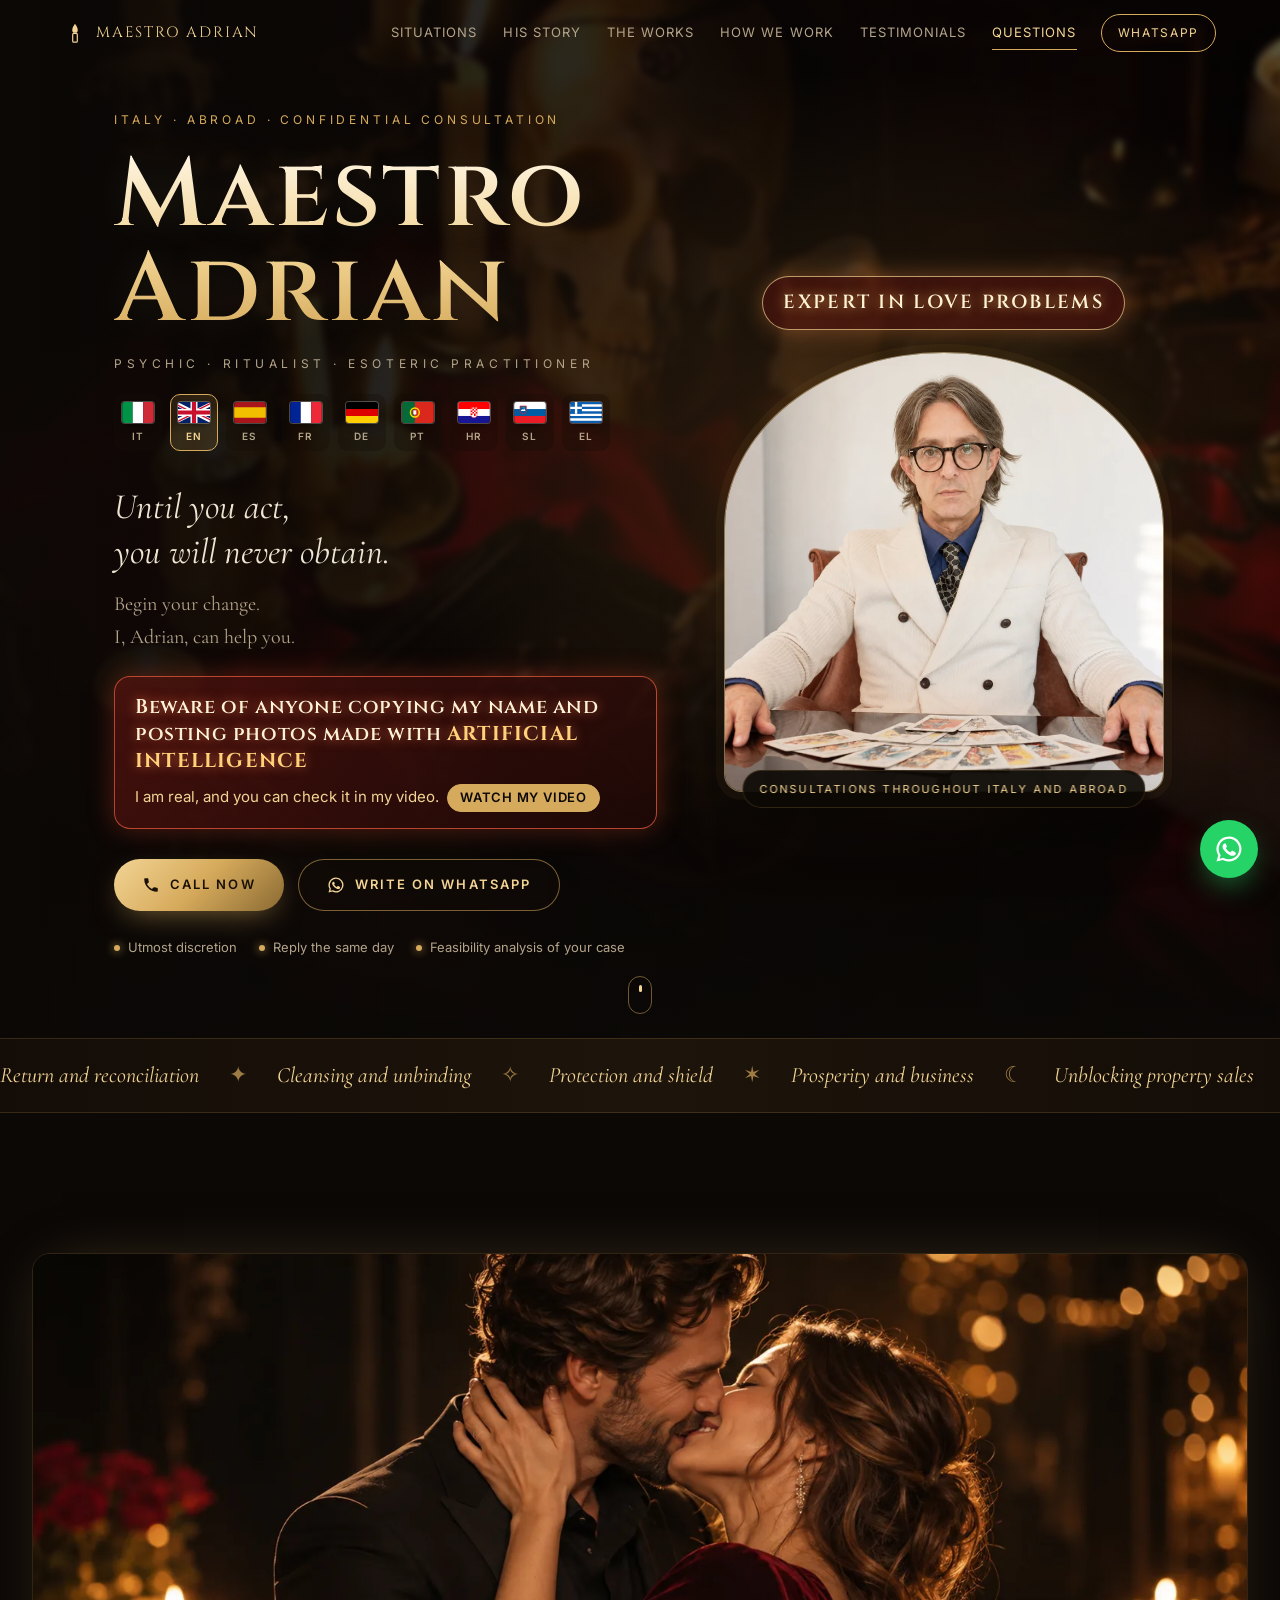
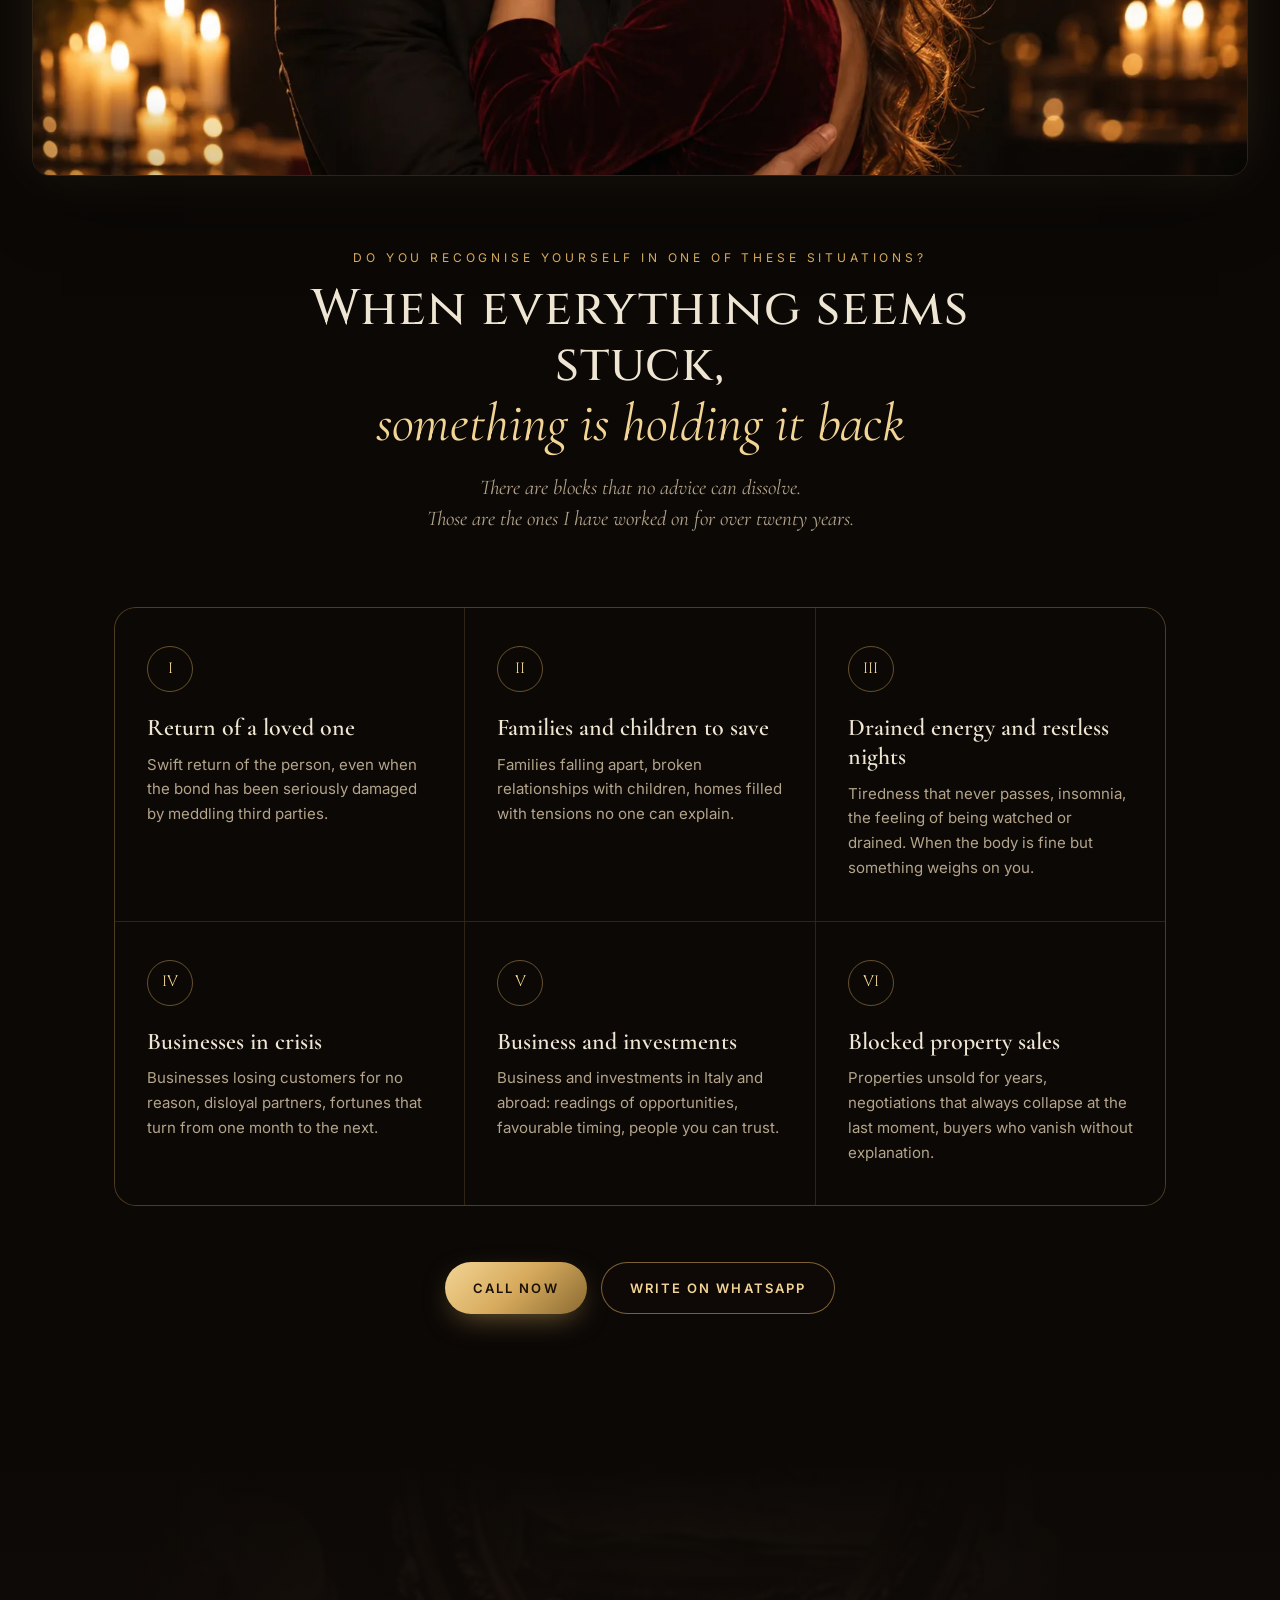
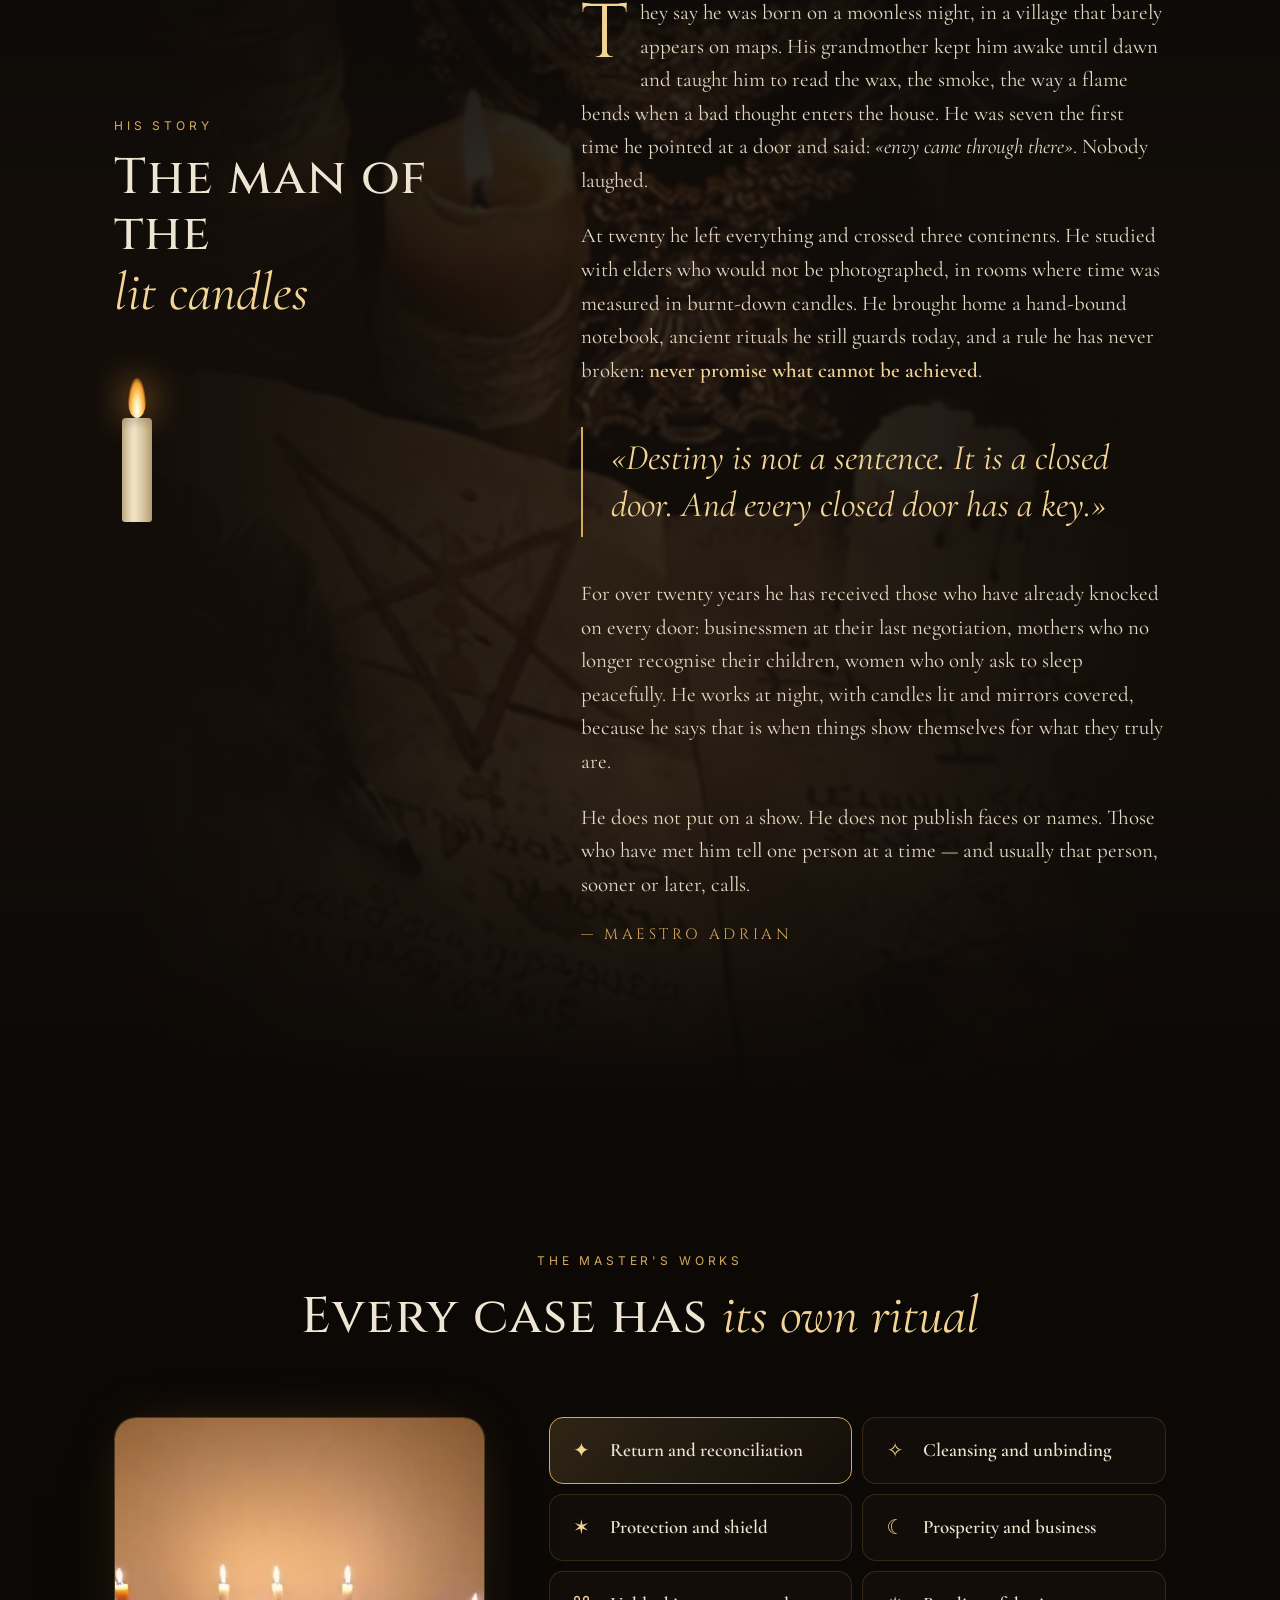
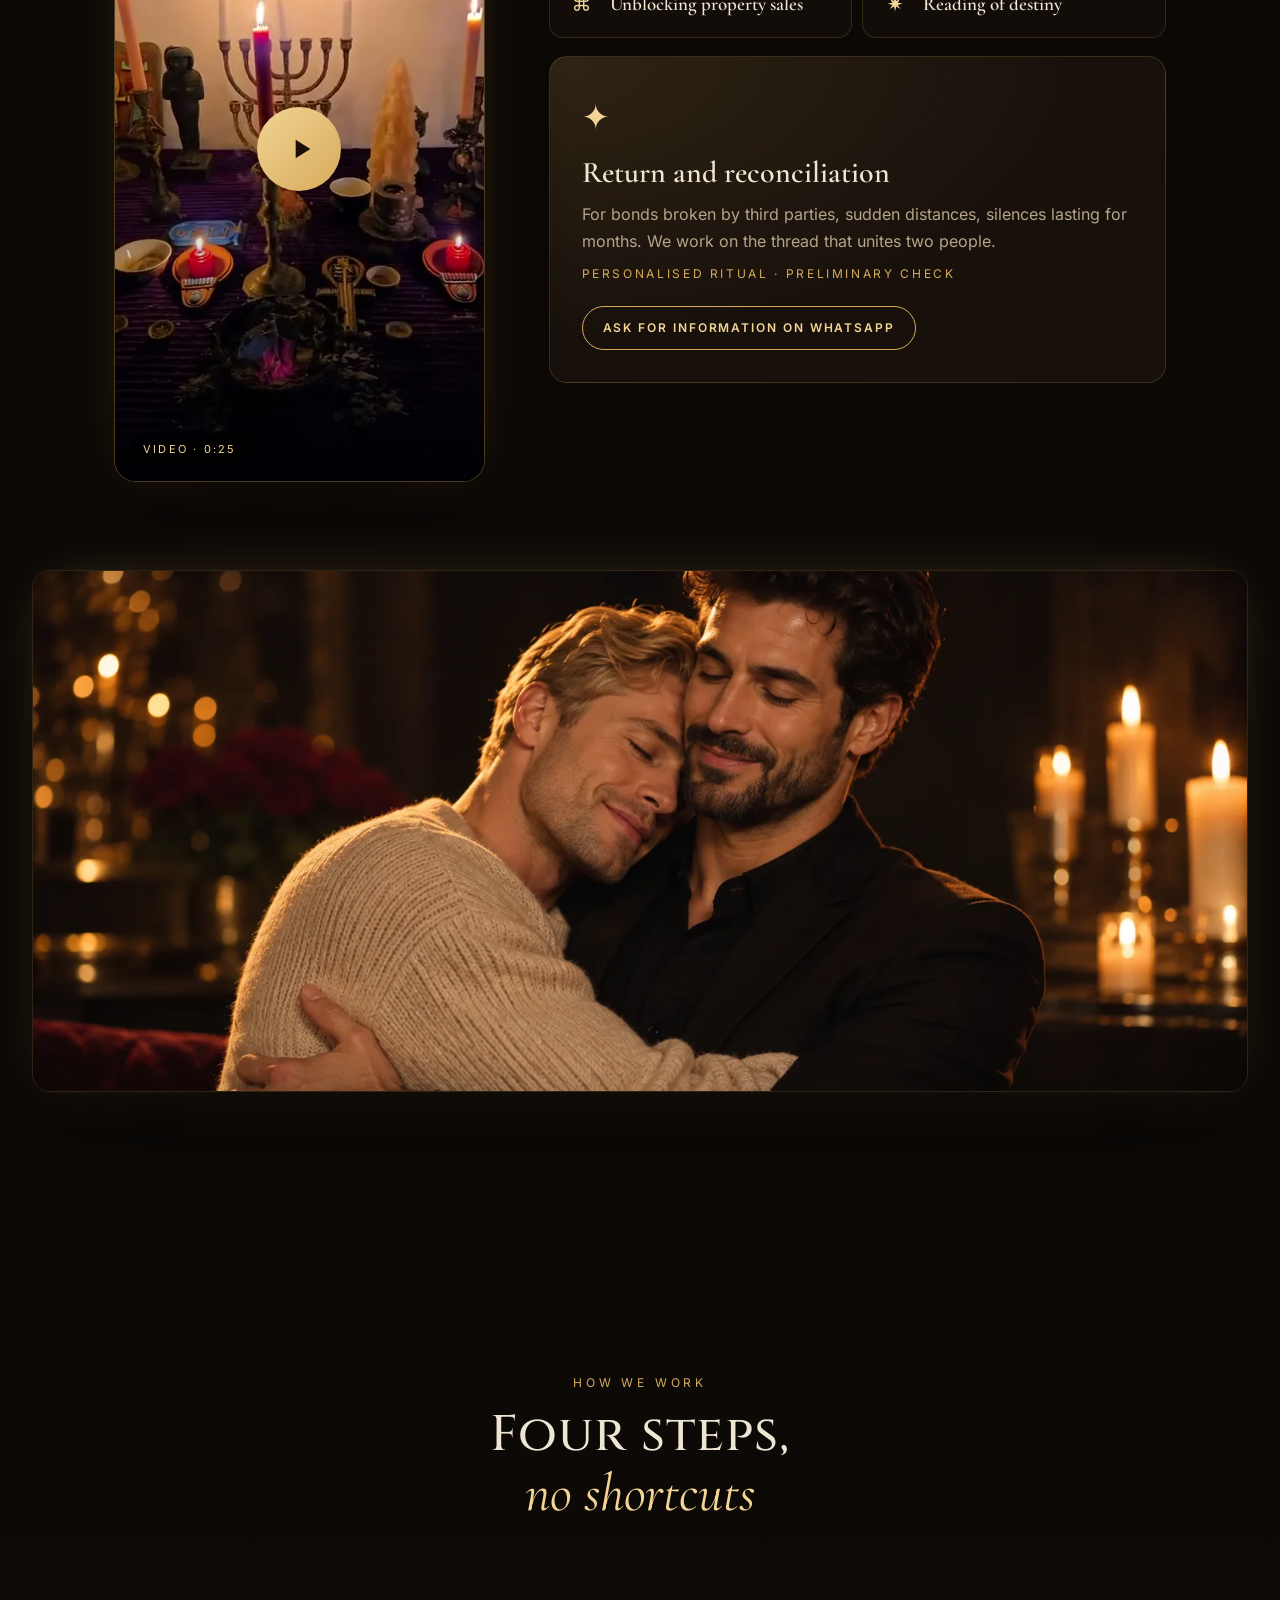
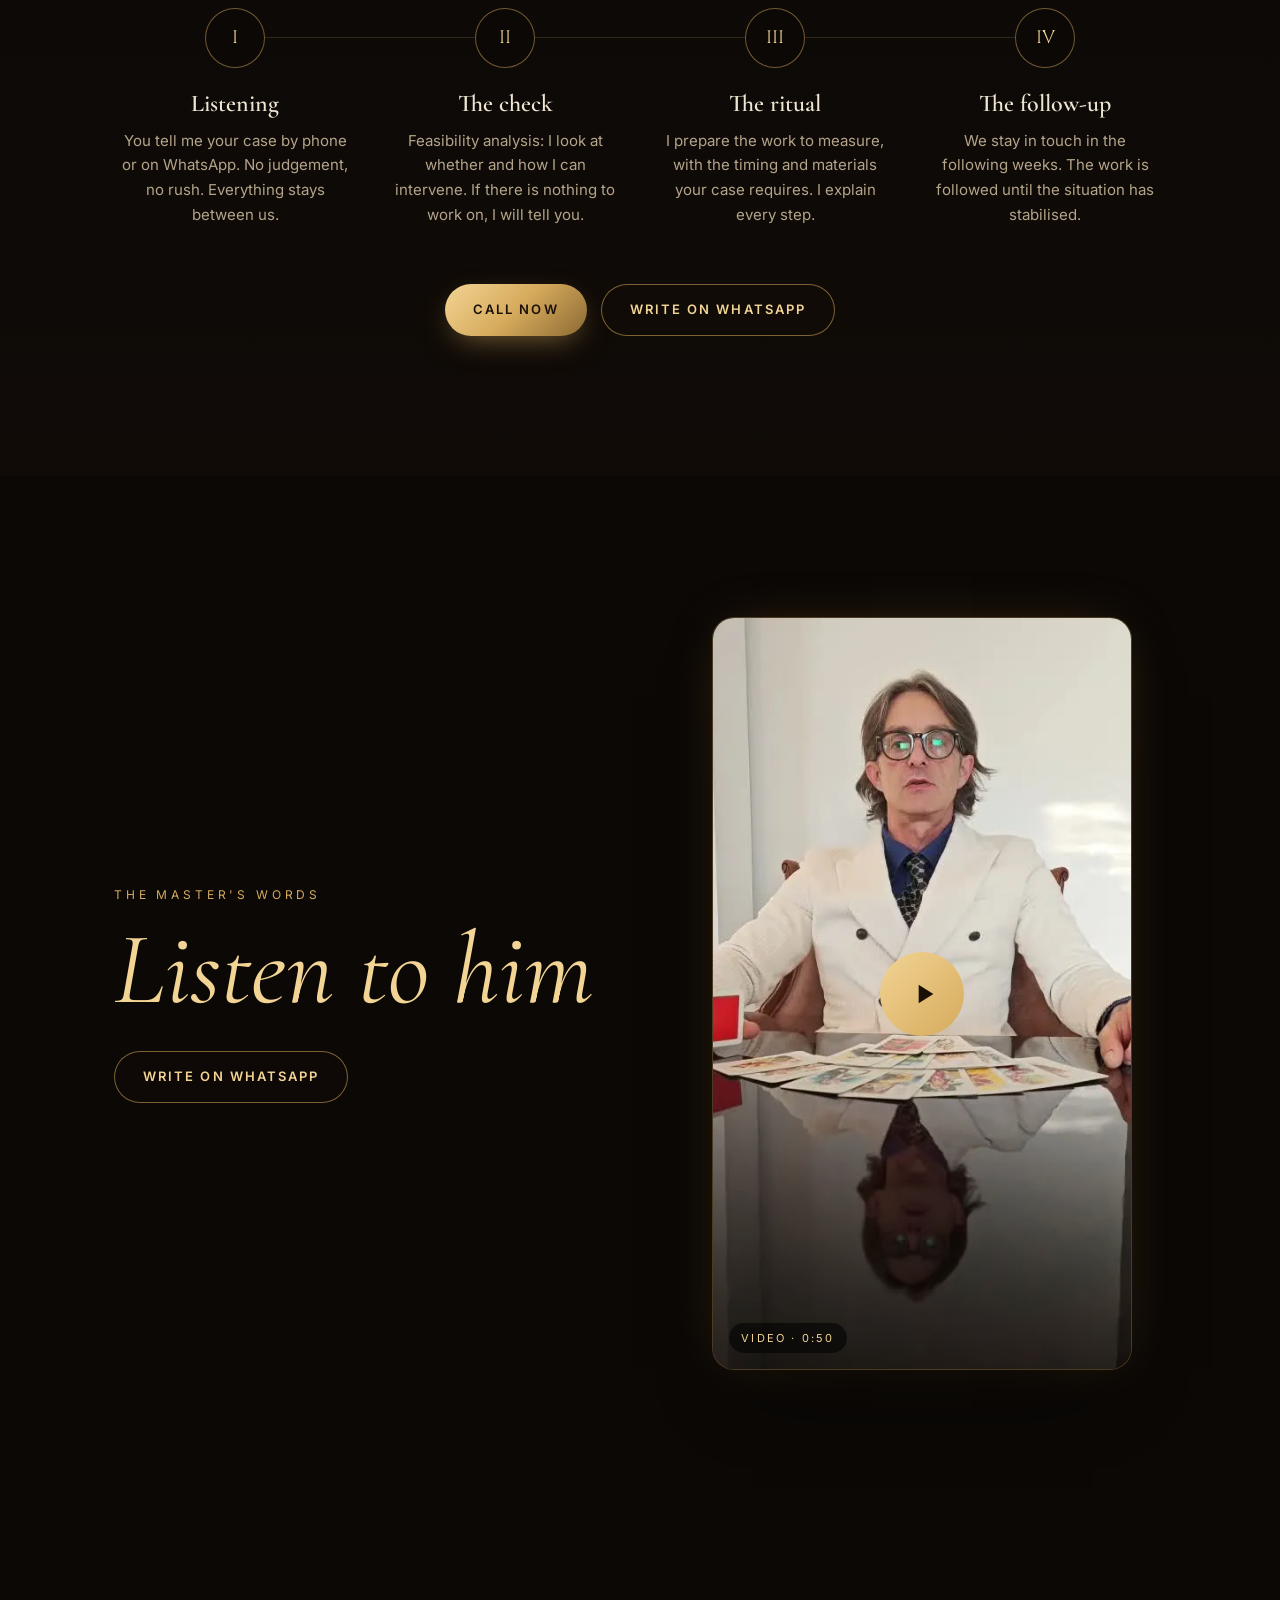
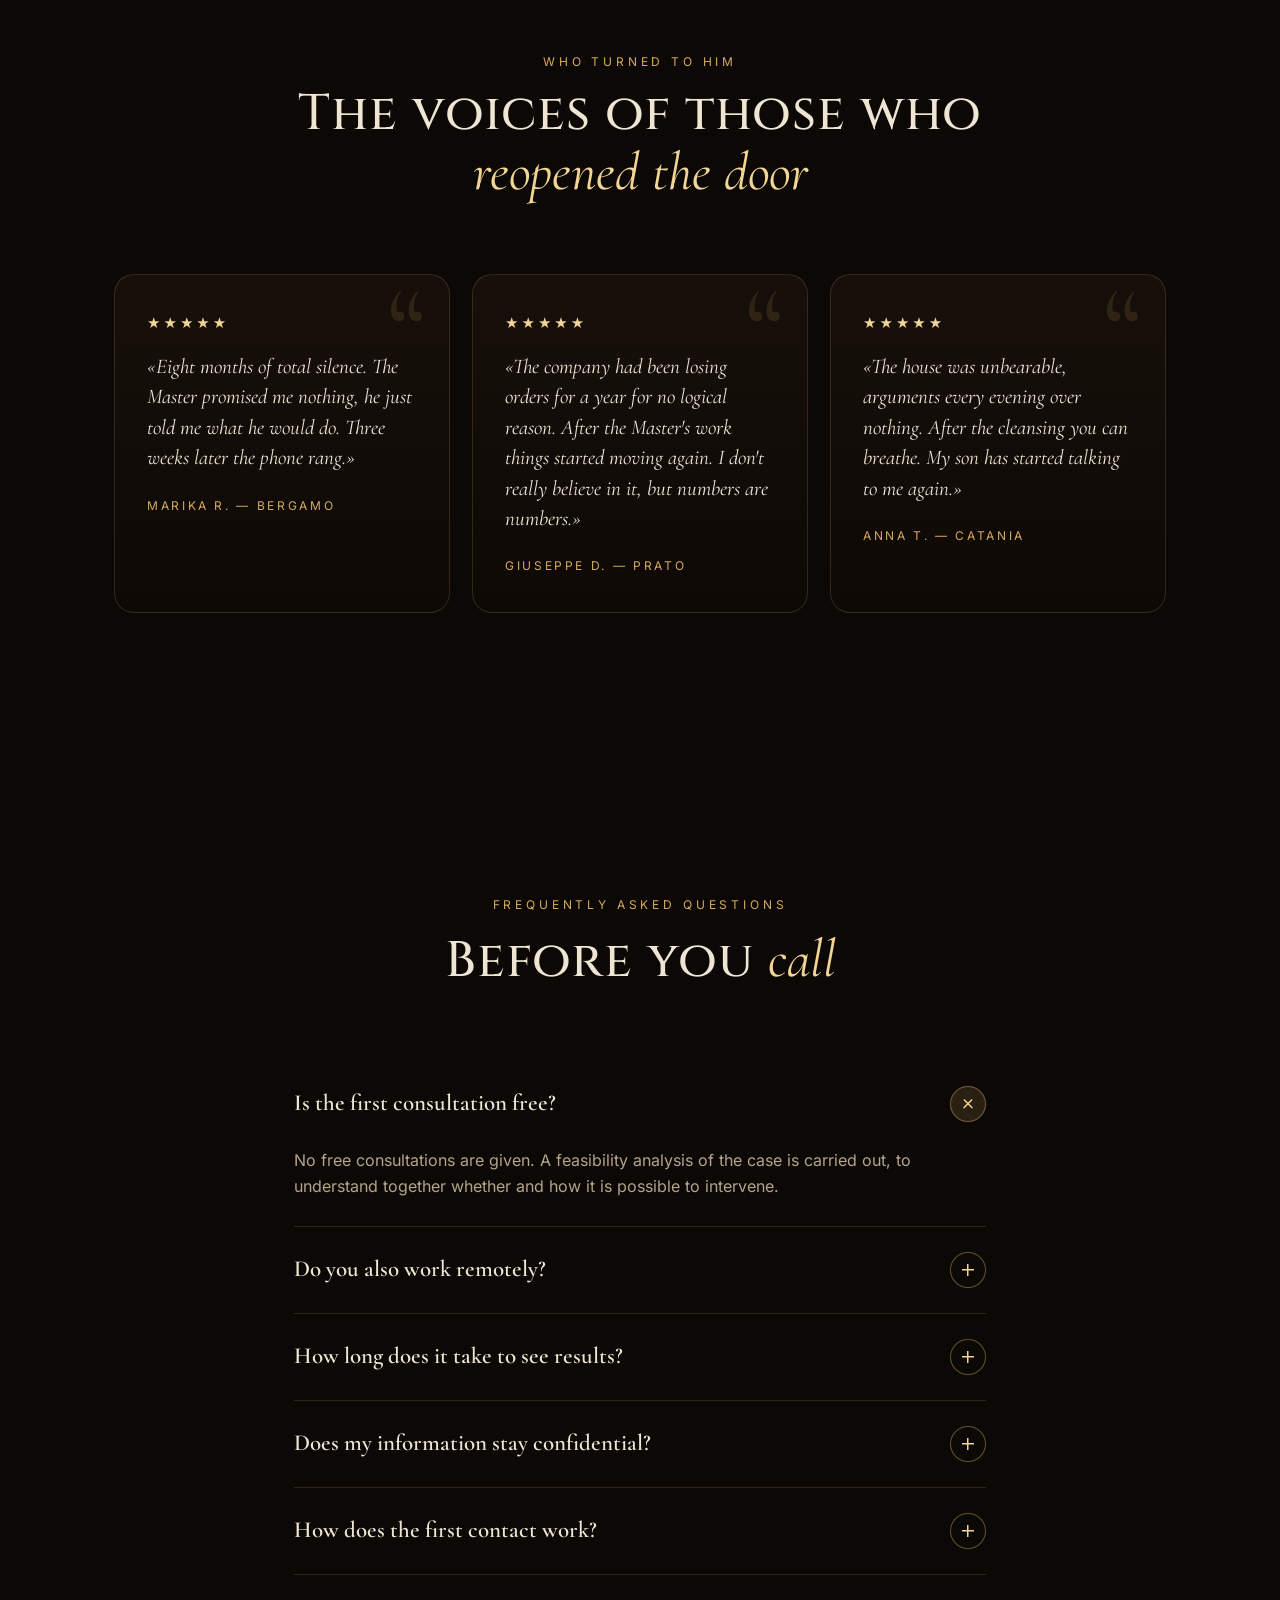
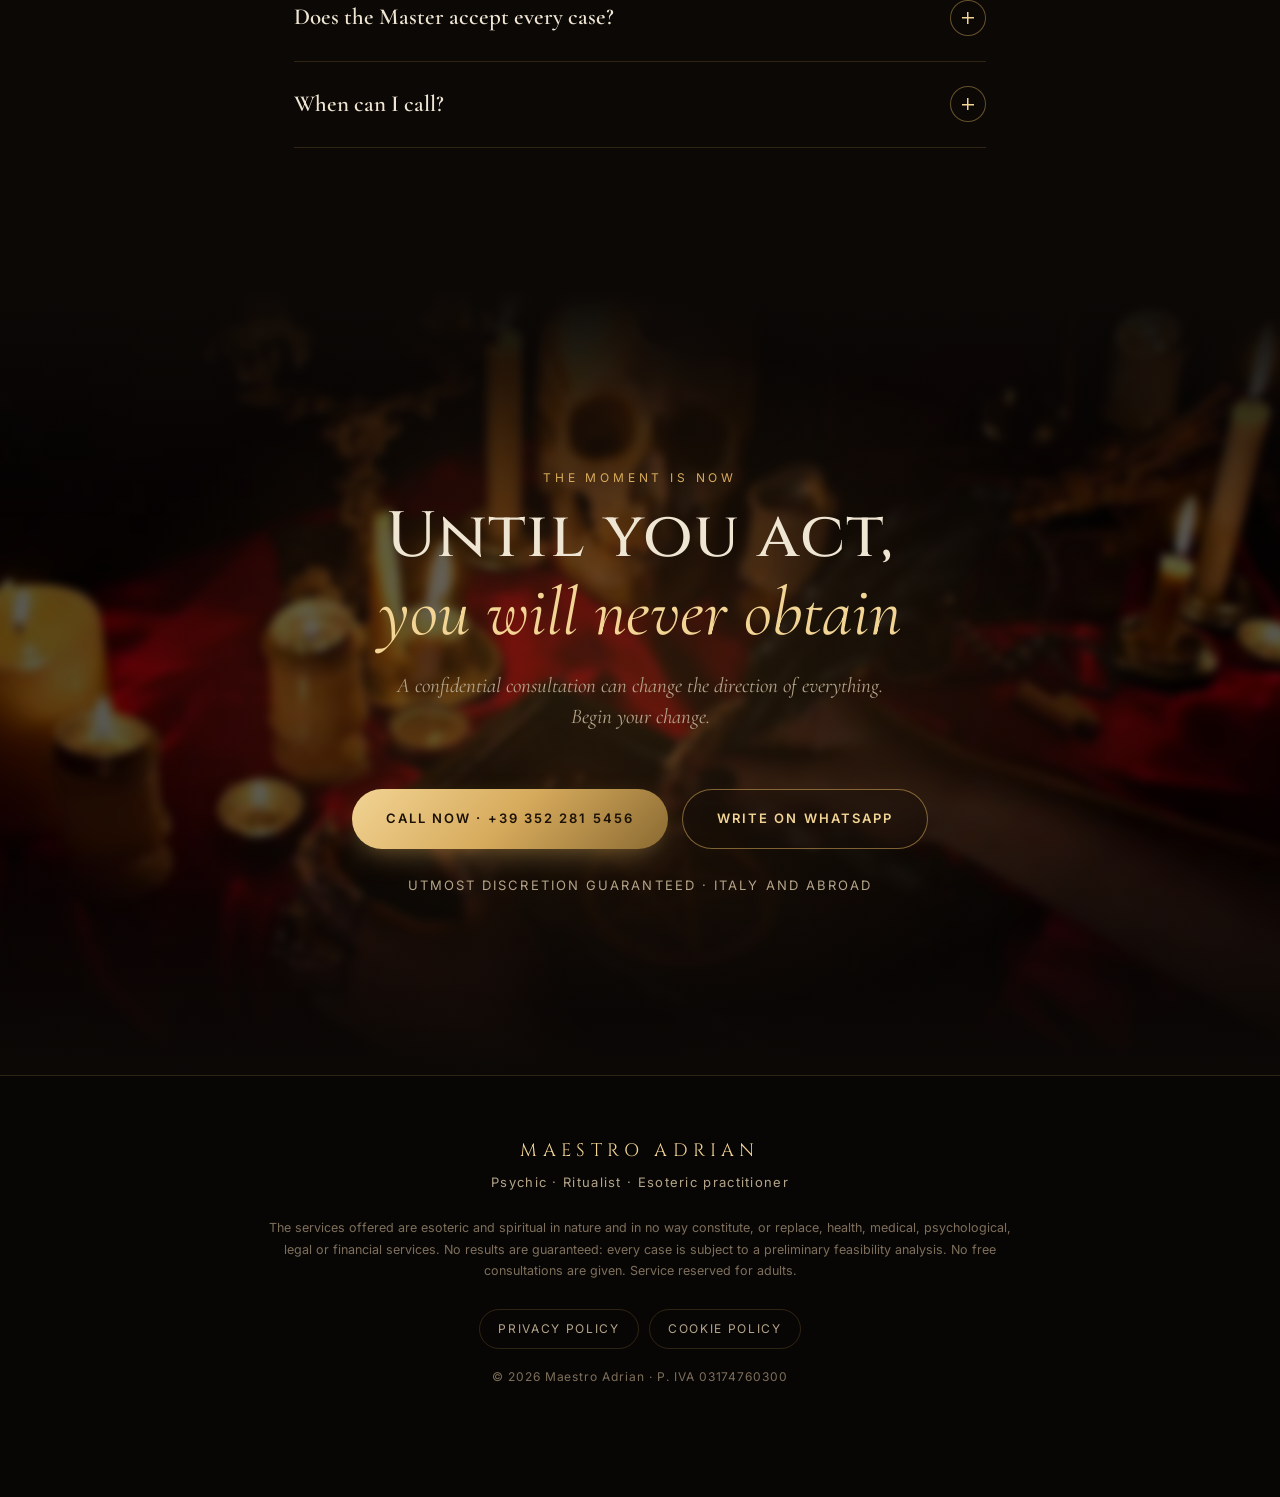
<file: index.html>
<!DOCTYPE html>

<html lang="it">
<head>
<meta charset="utf-8"/>
<meta content="width=device-width, initial-scale=1, viewport-fit=cover" name="viewport"/>
<title>Maestro Adrian · Sensitivo · Ritualista · Operatore esoterico</title>
<meta content="Maestro Adrian, sensitivo, ritualista e operatore esoterico. Consulto riservato in Italia e all'estero. Massima discrezione, risposta in giornata." name="description"/>
<meta content="Maestro Adrian" property="og:title"/>
<meta content="Sensitivo · Ritualista · Operatore esoterico. Consulto riservato in Italia ed estero." property="og:description"/>
<meta content="assets/adrian.webp" property="og:image"/>
<meta content="#0b0806" name="theme-color"/>
<link href="assets/fonts.css" rel="stylesheet"/>
<link href="styles.css" rel="stylesheet"/>
</head>
<body>
<a class="skip" data-i18n="k1" href="#main">Vai al contenuto</a>
<canvas aria-hidden="true" id="embers"></canvas>
<div aria-hidden="true" class="cursor-glow"></div>
<header class="nav" id="nav">
<a aria-label="Maestro Adrian, torna all'inizio" class="nav__brand" href="#top">
<svg aria-hidden="true" height="22" viewbox="0 0 24 24" width="22"><path d="M12 2c1.8 2.6 3 4.6 3 6.6A3 3 0 0 1 12 11.7a3 3 0 0 1-3-3.1C9 6.6 10.2 4.6 12 2Z" fill="currentColor"></path><rect fill="none" height="9.5" rx="1" stroke="currentColor" stroke-width="1.3" width="5" x="9.5" y="12.5"></rect></svg>
<span>Maestro Adrian</span>
</a>
<nav aria-label="Sezioni" class="nav__links">
<a data-i18n="k2" href="#situazioni">Situazioni</a>
<a data-i18n="k3" href="#storia">La storia</a>
<a data-i18n="k4" href="#lavori">I lavori</a>
<a data-i18n="k5" href="#metodo">Come si lavora</a>
<a data-i18n="k6" href="#voci">Testimonianze</a>
<a data-i18n="k7" href="#faq">Domande</a>
</nav>
<a class="nav__cta" href="https://wa.me/+393522815456" rel="noopener" target="_blank">WhatsApp</a>
<button aria-controls="drawer" aria-expanded="false" aria-label="Apri il menu" class="nav__burger"><span></span><span></span></button>
</header>
<div class="drawer" hidden="" id="drawer">
<a data-i18n="k2" href="#situazioni">Situazioni</a><a data-i18n="k3" href="#storia">La storia</a><a data-i18n="k4" href="#lavori">I lavori</a><a data-i18n="k5" href="#metodo">Come si lavora</a><a data-i18n="k6" href="#voci">Testimonianze</a><a data-i18n="k7" href="#faq">Domande</a>
</div>
<main id="main">
<!-- HERO -->
<section class="hero" id="top">
<div aria-hidden="true" class="hero__bg"></div>
<div class="hero__inner">
<div class="hero__text">
<p class="eyebrow reveal" data-i18n="k8">Italia · Estero · Consulto riservato</p>
<h1 class="hero__title reveal"><span>Maestro</span> <span>Adrian</span></h1>
<p class="hero__role reveal" data-i18n="k9">Sensitivo · Ritualista · Operatore esoterico</p>
      <div class="langs reveal" role="group" aria-label="Lingua"><button type="button" class="flag" data-lang="it" lang="it" aria-label="Italiano" title="Italiano"><span class="flag__img" aria-hidden="true"><svg viewBox="0 0 3 2"><rect width="1" height="2" fill="#009246"/><rect x="1" width="1" height="2" fill="#fff"/><rect x="2" width="1" height="2" fill="#ce2b37"/></svg></span><span class="flag__code">IT</span></button><button type="button" class="flag" data-lang="en" lang="en" aria-label="English" title="English"><span class="flag__img" aria-hidden="true"><svg viewBox="0 0 60 30" preserveAspectRatio="xMidYMid slice"><clipPath id="ukt"><path d="M30,15h30v15zv15h-30zh-30v-15zv-15h30z"/></clipPath><rect width="60" height="30" fill="#012169"/><path d="M0,0L60,30M60,0L0,30" stroke="#fff" stroke-width="6"/><path d="M0,0L60,30M60,0L0,30" clip-path="url(#ukt)" stroke="#C8102E" stroke-width="4"/><path d="M30,0v30M0,15h60" stroke="#fff" stroke-width="10"/><path d="M30,0v30M0,15h60" stroke="#C8102E" stroke-width="6"/></svg></span><span class="flag__code">EN</span></button><button type="button" class="flag" data-lang="es" lang="es" aria-label="Español" title="Español"><span class="flag__img" aria-hidden="true"><svg viewBox="0 0 3 2"><rect width="3" height="2" fill="#AA151B"/><rect y=".5" width="3" height="1" fill="#F1BF00"/></svg></span><span class="flag__code">ES</span></button><button type="button" class="flag" data-lang="fr" lang="fr" aria-label="Français" title="Français"><span class="flag__img" aria-hidden="true"><svg viewBox="0 0 3 2"><rect width="1" height="2" fill="#002395"/><rect x="1" width="1" height="2" fill="#fff"/><rect x="2" width="1" height="2" fill="#ED2939"/></svg></span><span class="flag__code">FR</span></button><button type="button" class="flag" data-lang="de" lang="de" aria-label="Deutsch" title="Deutsch"><span class="flag__img" aria-hidden="true"><svg viewBox="0 0 5 3" preserveAspectRatio="none"><rect width="5" height="1" fill="#000"/><rect y="1" width="5" height="1" fill="#DD0000"/><rect y="2" width="5" height="1" fill="#FFCE00"/></svg></span><span class="flag__code">DE</span></button><button type="button" class="flag" data-lang="pt" lang="pt" aria-label="Português" title="Português"><span class="flag__img" aria-hidden="true"><svg viewBox="0 0 30 20"><rect width="30" height="20" fill="#DA291C"/><rect width="12" height="20" fill="#046A38"/><circle cx="12" cy="10" r="4.2" fill="none" stroke="#FFE000" stroke-width="1.4"/><path d="M10.2 7.6h3.6v3.2a1.8 1.8 0 0 1-3.6 0z" fill="#fff" stroke="#DA291C" stroke-width=".8"/></svg></span><span class="flag__code">PT</span></button><button type="button" class="flag" data-lang="hr" lang="hr" aria-label="Hrvatski" title="Hrvatski"><span class="flag__img" aria-hidden="true"><svg viewBox="0 0 30 20"><rect width="30" height="20" fill="#171796"/><rect width="30" height="13.3" fill="#fff"/><rect width="30" height="6.7" fill="#FF0000"/><g transform="translate(12 5)"><path d="M0 0h6v7a3 3 0 0 1-6 0z" fill="#fff" stroke="#FF0000" stroke-width=".4"/><path d="M0 0h1.5v1.5H0zM3 0h1.5v1.5H3zM1.5 1.5H3V3H1.5zM4.5 1.5H6V3H4.5zM0 3h1.5v1.5H0zM3 3h1.5v1.5H3zM1.5 4.5H3V6H1.5zM4.5 4.5H6V6H4.5zM0 6h1.5v1.4H0zM3 6h1.5v2.4H3z" fill="#FF0000"/></g></svg></span><span class="flag__code">HR</span></button><button type="button" class="flag" data-lang="sl" lang="sl" aria-label="Slovenščina" title="Slovenščina"><span class="flag__img" aria-hidden="true"><svg viewBox="0 0 30 20"><rect width="30" height="20" fill="#ED1C24"/><rect width="30" height="13.3" fill="#005DA4"/><rect width="30" height="6.7" fill="#fff"/><path d="M5.5 3.8h6v4.6a3 3 0 0 1-6 0z" fill="#005DA4" stroke="#ED1C24" stroke-width=".6"/><path d="M6.2 8.6l1.4-2 .9 1 .9-1.6 1.4 2.6z" fill="#fff"/><circle cx="7.4" cy="4.8" r=".35" fill="#FFDD00"/><circle cx="9.6" cy="4.8" r=".35" fill="#FFDD00"/><circle cx="8.5" cy="5.4" r=".35" fill="#FFDD00"/></svg></span><span class="flag__code">SL</span></button><button type="button" class="flag" data-lang="el" lang="el" aria-label="Ελληνικά" title="Ελληνικά"><span class="flag__img" aria-hidden="true"><svg viewBox="0 0 27 18"><rect width="27" height="18" fill="#0D5EAF"/><path d="M0 3h27M0 7h27M0 11h27M0 15h27" stroke="#fff" stroke-width="2"/><rect width="10" height="10" fill="#0D5EAF"/><path d="M5 0v10M0 5h10" stroke="#fff" stroke-width="2"/></svg></span><span class="flag__code">EL</span></button></div>
<p class="hero__quote reveal" data-i18n="k10"><em>Finché non agisci,<br/>non potrai mai ottenere.</em></p>
<p class="hero__lead reveal" data-i18n="k11">Dai inizio al tuo cambiamento.<br/>Io, Adrian, ti posso aiutare.</p>
<div class="ai-warn reveal" role="note">
<p class="ai-warn__flash" data-i18n="k92">Attento a chi copia il mio nome e mette fotografie con l'<strong>INTELLIGENZA ARTIFICIALE</strong></p>
<p class="ai-warn__real"><span data-i18n="k93">Io sono reale e puoi verificarlo dal mio video.</span> <a class="ai-warn__btn" href="#parole" data-i18n="k94">Guarda il mio video</a></p>
</div>
<div class="ctas reveal">
<a class="btn btn--gold" href="tel:3522815456"><svg aria-hidden="true" viewbox="0 0 24 24"><path d="M6.6 10.8a15.1 15.1 0 0 0 6.6 6.6l2.2-2.2c.3-.3.7-.4 1-.2 1.1.4 2.3.6 3.6.6.6 0 1 .4 1 1V20c0 .6-.4 1-1 1A17 17 0 0 1 3 4c0-.6.4-1 1-1h3.5c.6 0 1 .4 1 1 0 1.3.2 2.5.6 3.6.1.3 0 .7-.2 1L6.6 10.8Z" fill="currentColor"></path></svg><span data-i18n="k12">Chiama ora</span></a>
<a class="btn btn--ghost" href="https://wa.me/+393522815456" rel="noopener" target="_blank"><svg aria-hidden="true" viewbox="0 0 24 24"><path d="M12 2a10 10 0 0 0-8.6 15.1L2 22l5-1.3A10 10 0 1 0 12 2Zm0 18.2a8.2 8.2 0 0 1-4.2-1.1l-.3-.2-3 .8.8-2.9-.2-.3A8.2 8.2 0 1 1 12 20.2Zm4.5-6.1c-.2-.1-1.5-.7-1.7-.8-.2-.1-.4-.1-.6.1l-.8 1c-.1.2-.3.2-.5.1a6.7 6.7 0 0 1-3.3-2.9c-.3-.4.2-.4.7-1.4.1-.2 0-.3 0-.4l-.8-1.8c-.2-.5-.4-.4-.6-.4h-.5a1 1 0 0 0-.7.3 3 3 0 0 0-.9 2.2 5.2 5.2 0 0 0 1.1 2.7 11.8 11.8 0 0 0 4.5 4c1.7.7 2.3.8 3.2.6.5-.1 1.5-.6 1.7-1.2.2-.6.2-1.1.2-1.2-.1-.1-.3-.2-.5-.3Z" fill="currentColor"></path></svg><span data-i18n="k13">Scrivi su WhatsApp</span></a>
</div>
<ul class="assurances reveal">
<li data-i18n="k14">Massima discrezione</li><li data-i18n="k15">Risposta in giornata</li><li data-i18n="k16">Analisi di fattibilità del caso</li>
</ul>
</div>
<div class="hero__media reveal">
<p class="love-flash" data-i18n="k17">ESPERTO IN PROBLEMI D'AMORE</p>
<figure class="hero__portrait" data-tilt="">
<div aria-hidden="true" class="portrait__halo"></div>
<img alt="Il Maestro Adrian seduto a un tavolo con le carte disposte davanti a sé" fetchpriority="high" height="800" src="assets/adrian.webp" width="800"/>
<div aria-hidden="true" class="portrait__shine"></div>
<figcaption data-i18n="k18">Consulti in tutta Italia ed all'estero</figcaption>
</figure>
</div>
</div>
<a aria-label="Scorri verso il basso" class="scroll-hint" href="#situazioni"><span></span></a>
</section>
<!-- MARQUEE -->
<div aria-hidden="true" class="marquee">
<div class="marquee__track">
<span data-i18n="k19">Ritorno e riavvicinamento</span><i>✦</i><span data-i18n="k20">Pulizia e slegatura</span><i>✧</i><span data-i18n="k21">Protezione e scudo</span><i>✶</i><span data-i18n="k22">Prosperità e affari</span><i>☾</i><span data-i18n="k23">Sblocco vendite immobiliari</span><i>⌘</i><span data-i18n="k24">Lettura del destino</span><i>✷</i>
<span data-i18n="k19">Ritorno e riavvicinamento</span><i>✦</i><span data-i18n="k20">Pulizia e slegatura</span><i>✧</i><span data-i18n="k21">Protezione e scudo</span><i>✶</i><span data-i18n="k22">Prosperità e affari</span><i>☾</i><span data-i18n="k23">Sblocco vendite immobiliari</span><i>⌘</i><span data-i18n="k24">Lettura del destino</span><i>✷</i>
</div>
</div>
<!-- SITUAZIONI -->
<section class="section" id="situazioni">
<div class="wrap">
<figure class="love-photo reveal"><img src="assets/coppia-bacio.webp" alt="Coppia felice che si bacia a lume di candela" width="1600" height="900" loading="lazy" decoding="async"></figure>
<header class="sec-head reveal">
<p class="eyebrow" data-i18n="k25">Ti riconosci in una di queste situazioni?</p>
<h2 data-i18n="k26">Quando tutto sembra fermo,<br/><em>qualcosa lo sta trattenendo</em></h2>
<p class="sec-sub" data-i18n="k27">Ci sono blocchi che nessun consiglio riesce a sciogliere.<br/>Sono quelli su cui lavoro da oltre vent’anni.</p>
</header>
<div class="sit-grid">
<article class="sit reveal" tabindex="0"><span class="sit__num">I</span><h3 data-i18n="k28">Ritorno della persona amata</h3><p data-i18n="k29">Ritorno veloce della persona, anche quando il legame è stato rovinato in forma grave da terzi incomodi.</p></article>
<article class="sit reveal" tabindex="0"><span class="sit__num">II</span><h3 data-i18n="k30">Famiglie e figli da salvare</h3><p data-i18n="k31">Nuclei familiari che si stanno distruggendo, rapporti con i figli interrotti, case attraversate da tensioni che nessuno sa spiegare.</p></article>
<article class="sit reveal" tabindex="0"><span class="sit__num">III</span><h3 data-i18n="k32">Energie svuotate e notti senza pace</h3><p data-i18n="k33">Stanchezza che non passa, insonnia, sensazione di essere osservati o prosciugati. Quando il corpo sta bene ma qualcosa pesa.</p></article>
<article class="sit reveal" tabindex="0"><span class="sit__num">IV</span><h3 data-i18n="k34">Aziende in crisi</h3><p data-i18n="k35">Attività che perdono clienti senza motivo, soci sleali, fortune che si invertono da un mese all’altro.</p></article>
<article class="sit reveal" tabindex="0"><span class="sit__num">V</span><h3 data-i18n="k36">Affari e investimenti</h3><p data-i18n="k37">Affari e investimenti in Italia ed all’estero: letture di opportunità, tempi favorevoli, persone di cui fidarsi.</p></article>
<article class="sit reveal" tabindex="0"><span class="sit__num">VI</span><h3 data-i18n="k38">Vendite immobiliari bloccate</h3><p data-i18n="k39">Immobili fermi da anni, trattative che saltano sempre all’ultimo, acquirenti che spariscono senza spiegazione.</p></article>
</div>
<div class="ctas ctas--center reveal">
<a class="btn btn--gold" data-i18n="k12" href="tel:3522815456">Chiama ora</a>
<a class="btn btn--ghost" data-i18n="k13" href="https://wa.me/+393522815456" rel="noopener" target="_blank">Scrivi su WhatsApp</a>
</div>
</div>
</section>
<!-- STORIA -->
<section class="section story" id="storia">
<div aria-hidden="true" class="story__img"><img alt="" height="394" loading="lazy" src="assets/grimorio.webp" width="640"/></div>
<div class="wrap story__grid">
<div class="story__head reveal">
<p class="eyebrow" data-i18n="k40">La sua storia</p>
<h2 data-i18n="k41">L'uomo delle<br/><em>candele accese</em></h2>
<div aria-hidden="true" class="candle"><div class="candle__flame"></div><div class="candle__body"></div></div>
</div>
<div class="story__body">
<p class="dropcap reveal" data-i18n="k42">Dicono che sia nato in una notte senza luna, in un villaggio che sulle carte quasi non compare. La nonna lo teneva sveglio fino all’alba e gli insegnava a leggere la cera, il fumo, il modo in cui una fiamma si piega quando in casa entra un pensiero cattivo. Aveva sette anni la prima volta che indicò una porta e disse: <em>«da lì è passata l’invidia»</em>. Nessuno rise.</p>
<p class="reveal" data-i18n="k43">A vent’anni lasciò tutto e attraversò tre continenti. Studiò con anziani che non si facevano fotografare, in stanze dove il tempo si misurava in candele consumate. Riportò a casa un quaderno rilegato a mano, riti antichi che oggi custodisce, e una regola che non ha mai tradito: <strong>non si promette mai ciò che non si può ottenere</strong>.</p>
<blockquote class="pull reveal" data-i18n="k44">«Il destino non è una condanna. È una porta chiusa. E ogni porta chiusa ha una chiave.»</blockquote>
<p class="reveal" data-i18n="k45">Da oltre vent’anni riceve chi ha già bussato ovunque: uomini d’affari all’ultima trattativa, madri che non riconoscono più i propri figli, donne che chiedono soltanto di poter dormire tranquille. Lavora di notte, con le candele accese e gli specchi coperti, perché dice che è allora che le cose si mostrano per quello che sono davvero.</p>
<p class="reveal" data-i18n="k46">Non fa spettacolo. Non pubblica volti né nomi. Chi lo ha incontrato lo racconta a un’unica persona alla volta — e di solito quella persona, prima o poi, chiama.</p>
<p class="signature reveal">— Maestro Adrian</p>
</div>
</div>
</section>
<!-- LAVORI -->
<section class="section" id="lavori">
<div class="wrap">
<header class="sec-head reveal">
<p class="eyebrow" data-i18n="k47">I lavori del Maestro</p>
<h2 data-i18n="k48">Ogni caso ha <em>il suo rito</em></h2>
</header>
<div class="works">
<div class="works__video reveal">
<div class="vplayer" data-poster="assets/video-lavori.webp" data-src="assets/video-lavori.mp4">
<img alt="Anteprima del video sui lavori del Maestro: candele accese su un altare" class="vplayer__poster" src="assets/video-lavori.webp"/>
<button aria-label="Guarda il video sui lavori del Maestro" class="vplayer__play"><svg aria-hidden="true" viewbox="0 0 24 24"><path d="M8 5v14l11-7z" fill="currentColor"></path></svg></button>
<span class="vplayer__tag" data-i18n="k49">Video · 0:25</span>
</div>
</div>
<div aria-label="I lavori del Maestro" class="works__list" role="tablist">
<button aria-controls="work-panel" aria-selected="true" class="work is-active" data-i="0" role="tab"><span class="work__sym">✦</span><span class="work__name" data-i18n="k19">Ritorno e riavvicinamento</span></button>
<button aria-controls="work-panel" aria-selected="false" class="work" data-i="1" role="tab"><span class="work__sym">✧</span><span class="work__name" data-i18n="k20">Pulizia e slegatura</span></button>
<button aria-controls="work-panel" aria-selected="false" class="work" data-i="2" role="tab"><span class="work__sym">✶</span><span class="work__name" data-i18n="k21">Protezione e scudo</span></button>
<button aria-controls="work-panel" aria-selected="false" class="work" data-i="3" role="tab"><span class="work__sym">☾</span><span class="work__name" data-i18n="k22">Prosperità e affari</span></button>
<button aria-controls="work-panel" aria-selected="false" class="work" data-i="4" role="tab"><span class="work__sym">⌘</span><span class="work__name" data-i18n="k23">Sblocco vendite immobiliari</span></button>
<button aria-controls="work-panel" aria-selected="false" class="work" data-i="5" role="tab"><span class="work__sym">✷</span><span class="work__name" data-i18n="k24">Lettura del destino</span></button>
<div aria-live="polite" class="work-panel" id="work-panel" role="tabpanel">
<span class="work-panel__sym" id="wpSym">✦</span>
<h3 data-i18n="k19" id="wpTitle">Ritorno e riavvicinamento</h3>
<p data-i18n="k50" id="wpText">Per legami spezzati da terzi, distanze improvvise, silenzi che durano da mesi. Si lavora sul filo che unisce due persone.</p>
<p class="work-panel__meta" data-i18n="k51" id="wpMeta">Rito personalizzato · Verifica preliminare</p>
<a class="btn btn--small" data-i18n="k52" href="https://wa.me/+393522815456" id="wpCta" rel="noopener" target="_blank">Chiedi informazioni su WhatsApp</a>
</div>
</div>
</div>
<figure class="love-photo love-photo--after reveal"><img src="assets/coppia-abbraccio-2.webp" alt="Coppia di due uomini che si abbraccia teneramente a lume di candela" width="1600" height="900" loading="lazy" decoding="async"></figure>
</div>
</section>
<!-- METODO -->
<section class="section method" id="metodo">
<div class="wrap">
<header class="sec-head reveal">
<p class="eyebrow" data-i18n="k5">Come si lavora</p>
<h2 data-i18n="k53">Quattro passaggi,<br/><em>nessuna scorciatoia</em></h2>
</header>
<ol class="steps" id="steps">
<li class="step reveal"><span class="step__num">I</span><h3 data-i18n="k54">L'ascolto</h3><p data-i18n="k55">Mi racconti il caso al telefono o su WhatsApp. Nessun giudizio, nessuna fretta. Tutto resta tra noi.</p></li>
<li class="step reveal"><span class="step__num">II</span><h3 data-i18n="k56">La verifica</h3><p data-i18n="k57">Analisi di fattibilità: guardo se e come si può intervenire. Se non c’è nulla su cui lavorare, te lo dico.</p></li>
<li class="step reveal"><span class="step__num">III</span><h3 data-i18n="k58">Il rito</h3><p data-i18n="k59">Preparo il lavoro su misura, con i tempi e i materiali che il tuo caso richiede. Ti spiego ogni passaggio.</p></li>
<li class="step reveal"><span class="step__num">IV</span><h3 data-i18n="k60">Il ritorno</h3><p data-i18n="k61">Restiamo in contatto nelle settimane successive. Il lavoro si segue finché la situazione non si è stabilizzata.</p></li>
<span aria-hidden="true" class="steps__line"><span class="steps__fill" id="stepsFill"></span></span>
</ol>
<div class="ctas ctas--center reveal">
<a class="btn btn--gold" data-i18n="k12" href="tel:3522815456">Chiama ora</a>
<a class="btn btn--ghost" data-i18n="k13" href="https://wa.me/+393522815456" rel="noopener" target="_blank">Scrivi su WhatsApp</a>
</div>
</div>
</section>
<!-- VIDEO PAROLE -->
<section class="section words" id="parole">
<div class="wrap words__grid">
<div class="words__text reveal">
<p class="eyebrow" data-i18n="k62">Le parole del Maestro</p>
<h2 data-i18n="k63"><em>Ascoltalo</em></h2>
<a class="btn btn--ghost" data-i18n="k13" href="https://wa.me/+393522815456" rel="noopener" target="_blank">Scrivi su WhatsApp</a>
</div>
<div class="words__video reveal">
<div class="vplayer vplayer--big" data-poster="assets/video-parole.webp" data-src="assets/video-parole.mp4">
<img alt="Anteprima del video: il Maestro Adrian parla seduto al suo tavolo" class="vplayer__poster" src="assets/video-parole.webp"/>
<button aria-label="Ascolta le parole del Maestro" class="vplayer__play"><svg aria-hidden="true" viewbox="0 0 24 24"><path d="M8 5v14l11-7z" fill="currentColor"></path></svg></button>
<span class="vplayer__tag" data-i18n="k64">Video · 0:50</span>
</div>
</div>
</div>
</section>
<!-- VOCI -->
<section class="section" id="voci">
<div class="wrap">
<header class="sec-head reveal">
<p class="eyebrow" data-i18n="k65">Chi si è rivolto a lui</p>
<h2 data-i18n="k66">Le voci di chi ha<br/><em>riaperto la porta</em></h2>
</header>
<div class="voices reveal" id="voices">
<div class="voices__track">
<figure class="voice"><p aria-label="5 stelle su 5" class="stars">★★★★★</p><blockquote data-i18n="k67">«Erano otto mesi di silenzio totale. Il Maestro non mi ha promesso niente, mi ha solo detto cosa avrebbe fatto. Tre settimane dopo il telefono ha squillato.»</blockquote><figcaption>Marika R. — Bergamo</figcaption></figure>
<figure class="voice"><p aria-label="5 stelle su 5" class="stars">★★★★★</p><blockquote data-i18n="k68">«L’azienda perdeva commesse da un anno senza una ragione logica. Dopo il lavoro del Maestro le cose hanno ripreso a muoversi. Io ci credo poco, ma i numeri sono numeri.»</blockquote><figcaption>Giuseppe D. — Prato</figcaption></figure>
<figure class="voice"><p aria-label="5 stelle su 5" class="stars">★★★★★</p><blockquote data-i18n="k69">«La casa era invivibile, litigi ogni sera per nulla. Dopo la pulizia si respira. Mio figlio ha ricominciato a parlarmi.»</blockquote><figcaption>Anna T. — Catania</figcaption></figure>
</div>
<div aria-label="Scegli la testimonianza" class="voices__dots" role="tablist"></div>
</div>
</div>
</section>
<!-- FAQ -->
<section class="section" id="faq">
<div class="wrap wrap--narrow">
<header class="sec-head reveal">
<p class="eyebrow" data-i18n="k70">Domande frequenti</p>
<h2 data-i18n="k71">Prima di <em>chiamare</em></h2>
</header>
<div class="faq">
<details class="reveal" open=""><summary data-i18n="k72">Il primo consulto è gratuito?</summary><p data-i18n="k73">Non si effettuano consulti gratuiti. Viene svolta un'analisi di fattibilità del caso, per capire insieme se e come è possibile intervenire.</p></details>
<details class="reveal"><summary data-i18n="k74">Si lavora anche a distanza?</summary><p data-i18n="k75">Sì. Il Maestro segue casi in tutta Italia ed all'estero, per telefono e su WhatsApp. Non è necessario spostarsi.</p></details>
<details class="reveal"><summary data-i18n="k76">Quanto tempo serve per vedere dei risultati?</summary><p data-i18n="k77">Dipende dal caso e da quanto è radicata la situazione. Alcuni lavori mostrano segnali in pochi giorni, altri richiedono settimane. Non vengono mai date date certe.</p></details>
<details class="reveal"><summary data-i18n="k78">Le mie informazioni restano riservate?</summary><p data-i18n="k79">Sempre. Nessun nome, nessuna storia e nessuna fotografia vengono mai condivisi. La discrezione è parte del lavoro.</p></details>
<details class="reveal"><summary data-i18n="k80">Come si svolge il primo contatto?</summary><p data-i18n="k81">Chiami o scrivi su WhatsApp e racconti la situazione con parole tue. Da lì il Maestro ti dice se il caso rientra tra quelli su cui lavora.</p></details>
<details class="reveal"><summary data-i18n="k82">Il Maestro accetta tutti i casi?</summary><p data-i18n="k83">No. Alcuni casi vengono rifiutati, altri indirizzati altrove. Non si promette mai ciò che non si può ottenere.</p></details>
<details class="reveal"><summary data-i18n="k84">In che orari è possibile chiamare?</summary><p data-i18n="k85">Tutti i giorni, anche la sera. Se il telefono risulta occupato, scrivi su WhatsApp: si risponde in giornata.</p></details>
</div>
</div>
</section>
<!-- FINALE -->
<section class="finale" id="contatti">
<div aria-hidden="true" class="finale__bg"></div>
<div class="wrap finale__inner reveal">
<p class="eyebrow" data-i18n="k86">Il momento è adesso</p>
<h2 data-i18n="k87">Finché non agisci,<br/><em>non potrai mai ottenere</em></h2>
<p class="sec-sub" data-i18n="k88">Un consulto riservato può cambiare la direzione di tutto.<br/>Dai inizio al tuo cambiamento.</p>
<div class="ctas ctas--center">
<a class="btn btn--gold btn--lg" data-i18n="k89" href="tel:3522815456">Chiama ora · 352 281 5456</a>
<a class="btn btn--ghost btn--lg" data-i18n="k13" href="https://wa.me/+393522815456" rel="noopener" target="_blank">Scrivi su WhatsApp</a>
</div>
<p class="finale__note" data-i18n="k90">Massima discrezione garantita · Italia ed estero</p>
</div>
</section>
</main>
<footer class="footer">
<div class="wrap">
<p class="footer__brand">Maestro Adrian</p>
<p class="footer__role" data-i18n="k9">Sensitivo · Ritualista · Operatore esoterico</p>
<p class="footer__legal" data-i18n="k91">I servizi offerti hanno natura esoterica e spirituale e non costituiscono in alcun modo prestazioni sanitarie, mediche, psicologiche, legali o finanziarie, né le sostituiscono. Non vengono garantiti risultati: ogni caso è soggetto ad analisi preliminare di fattibilità. Non si effettuano consulti gratuiti. Servizio riservato a maggiorenni.</p>
<nav aria-label="Informazioni legali" class="footer__links">
<a class="legal-btn" href="privacy.html#privacy">Privacy Policy</a>
<a class="legal-btn" href="privacy.html#cookie">Cookie Policy</a>
</nav>
<p class="footer__copy">© 2026 Maestro Adrian · P.&nbsp;IVA&nbsp;03174760300</p>
</div>
</footer>
<!-- barra fissa telefono -->
<div aria-label="Contatti rapidi" class="dock">
<a class="dock__btn dock__btn--gold" data-i18n="k12" href="tel:3522815456">Chiama ora</a>
<a class="dock__btn" href="https://wa.me/+393522815456" rel="noopener" target="_blank">WhatsApp</a>
</div>
<a aria-label="Scrivi al Maestro su WhatsApp" class="wa-float" href="https://wa.me/+393522815456" rel="noopener" target="_blank"><svg aria-hidden="true" viewbox="0 0 24 24"><path d="M12 2a10 10 0 0 0-8.6 15.1L2 22l5-1.3A10 10 0 1 0 12 2Zm0 18.2a8.2 8.2 0 0 1-4.2-1.1l-.3-.2-3 .8.8-2.9-.2-.3A8.2 8.2 0 1 1 12 20.2Zm4.5-6.1c-.2-.1-1.5-.7-1.7-.8-.2-.1-.4-.1-.6.1l-.8 1c-.1.2-.3.2-.5.1a6.7 6.7 0 0 1-3.3-2.9c-.3-.4.2-.4.7-1.4.1-.2 0-.3 0-.4l-.8-1.8c-.2-.5-.4-.4-.6-.4h-.5a1 1 0 0 0-.7.3 3 3 0 0 0-.9 2.2 5.2 5.2 0 0 0 1.1 2.7 11.8 11.8 0 0 0 4.5 4c1.7.7 2.3.8 3.2.6.5-.1 1.5-.6 1.7-1.2.2-.6.2-1.1.2-1.2-.1-.1-.3-.2-.5-.3Z" fill="currentColor"></path></svg></a>
<script src="i18n.js"></script>
<script defer="" src="app.js"></script>
</body>
</html>
</file>
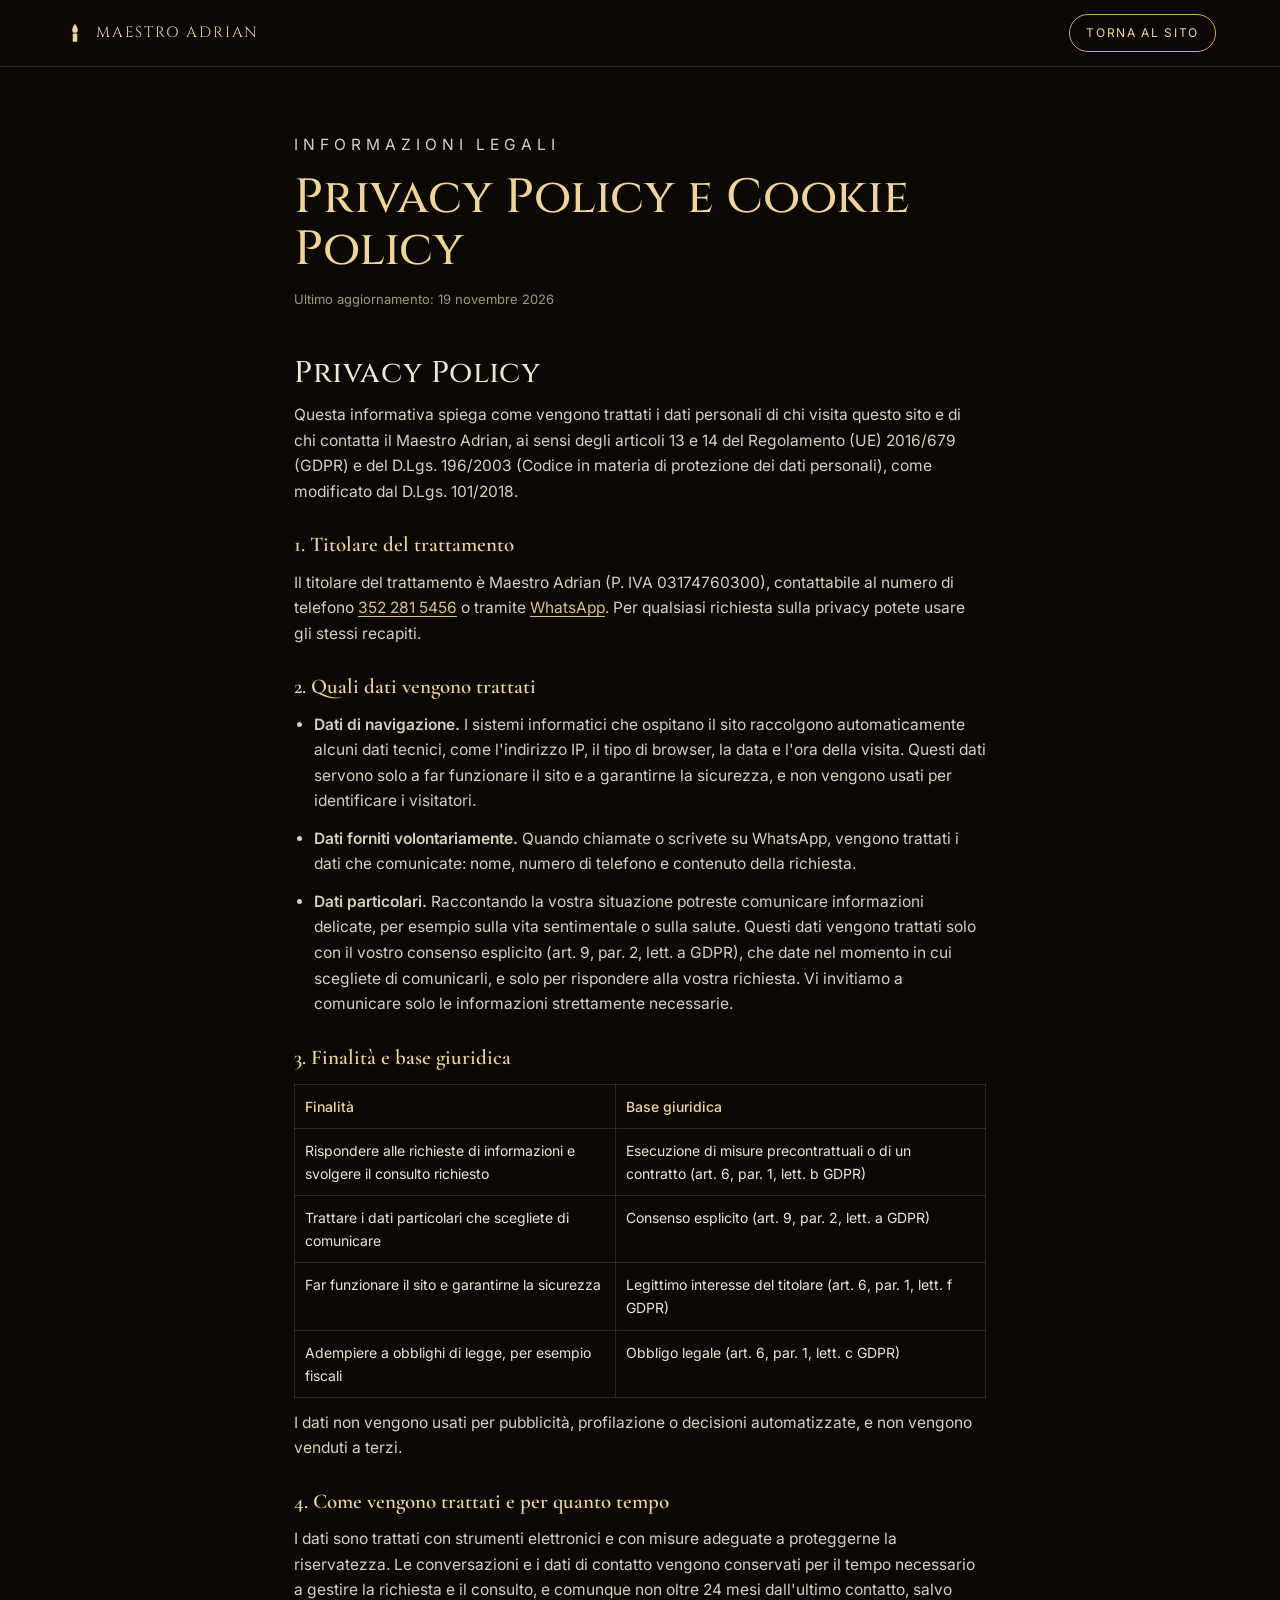
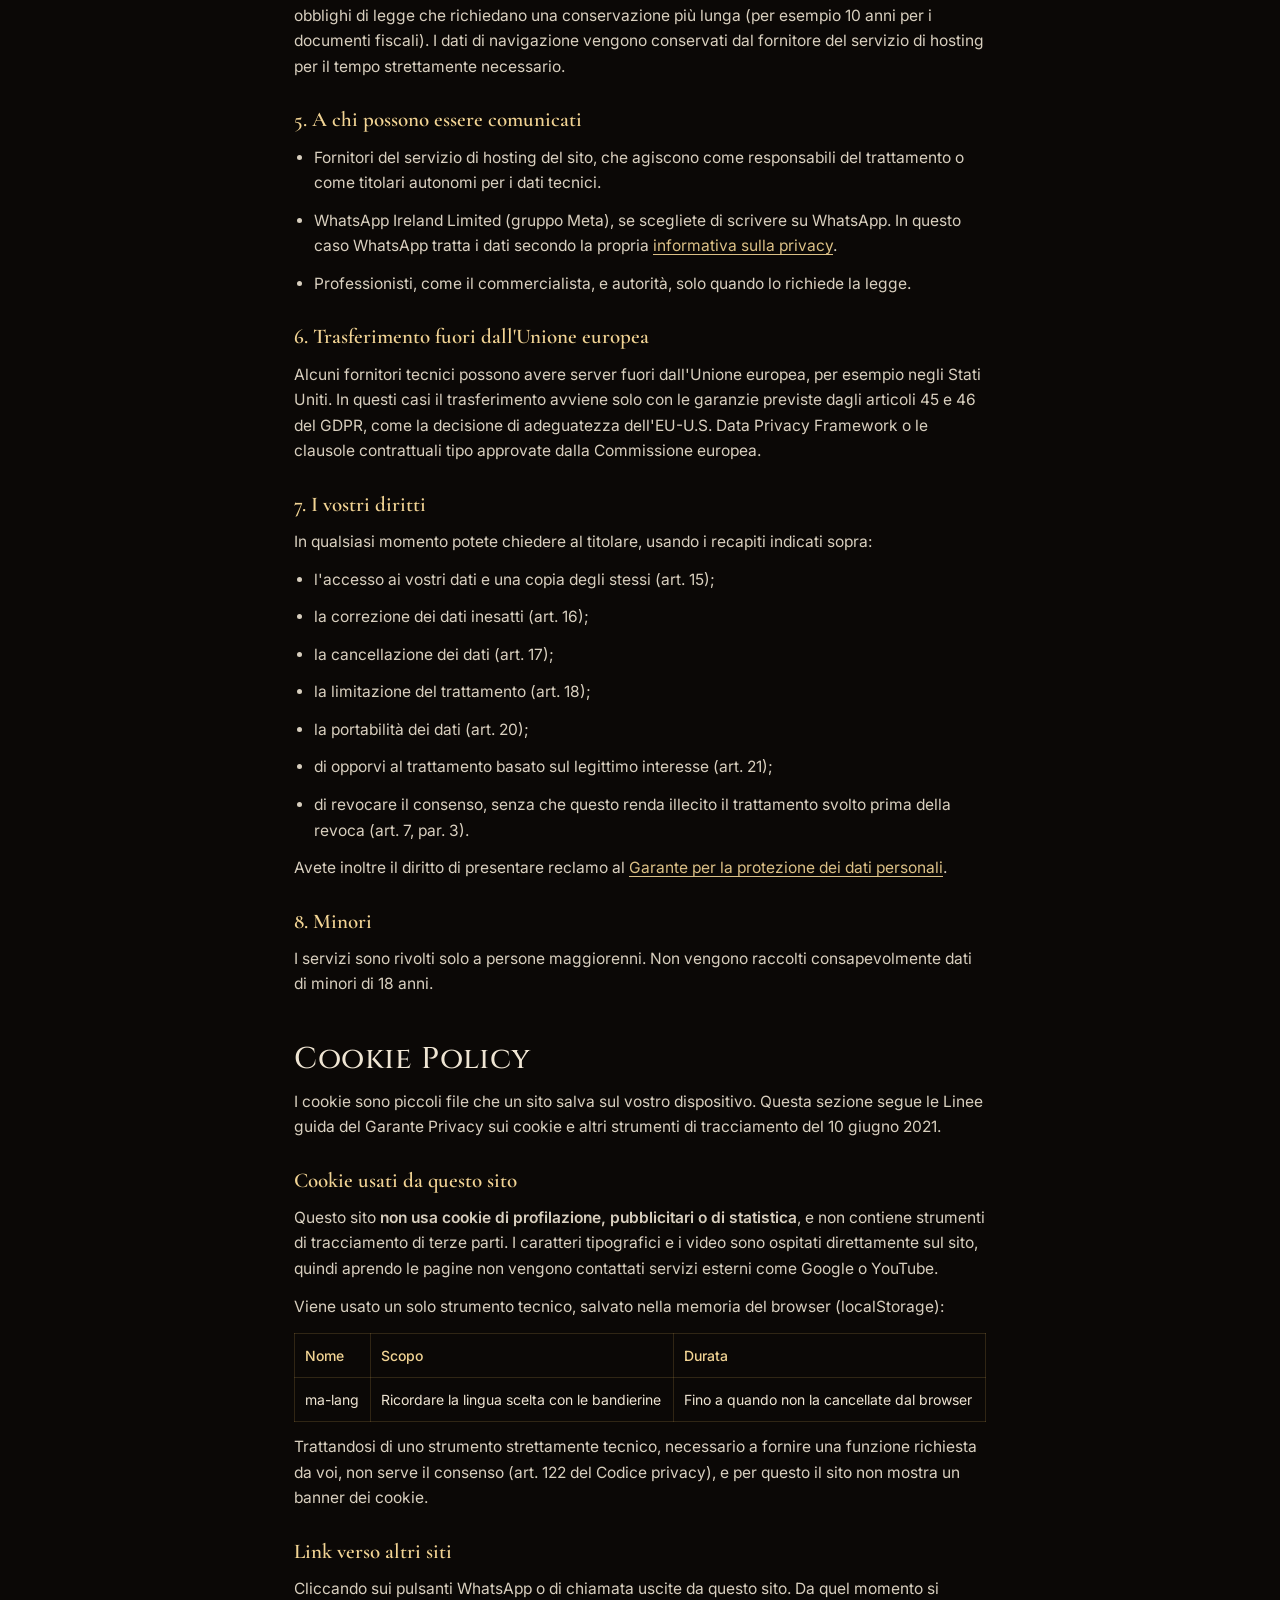
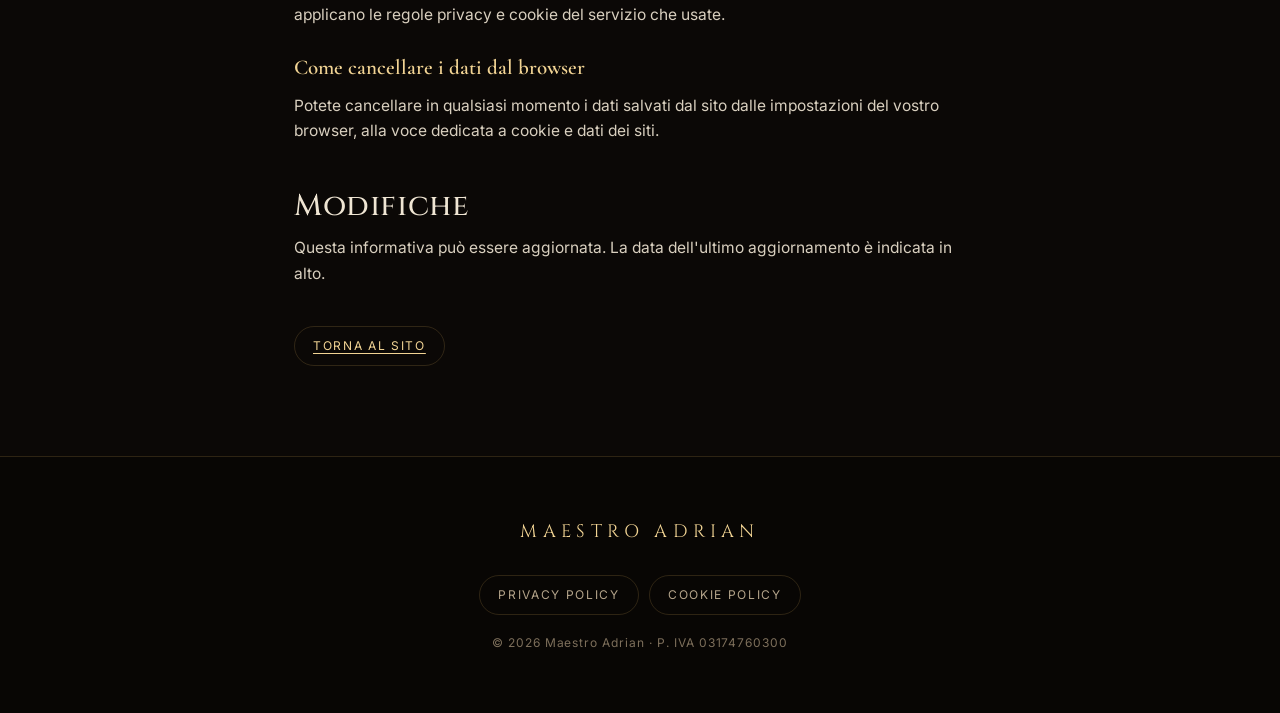
<file: privacy.html>
<!DOCTYPE html>
<html lang="it">
<head>
<meta charset="utf-8"/>
<meta content="width=device-width, initial-scale=1, viewport-fit=cover" name="viewport"/>
<title>Privacy Policy e Cookie Policy · Maestro Adrian</title>
<meta content="Informativa sul trattamento dei dati personali e sull'uso dei cookie del sito di Maestro Adrian, ai sensi del Regolamento UE 2016/679 (GDPR)." name="description"/>
<meta content="#0b0806" name="theme-color"/>
<link href="assets/fonts.css" rel="stylesheet"/>
<link href="styles.css" rel="stylesheet"/>
</head>
<body>
<header class="nav is-scrolled legal-nav">
<a class="nav__brand" href="index.html">
<svg aria-hidden="true" height="22" viewBox="0 0 24 24" width="22"><path d="M12 2c1.8 2.6 3 4.6 3 6.6A3 3 0 0 1 12 11.7a3 3 0 0 1-3-3.1C9 6.6 10.2 4.6 12 2Z" fill="currentColor"></path><rect x="9.5" y="12.5" width="5" height="9" rx="1" fill="currentColor"></rect></svg>
<span>Maestro Adrian</span>
</a>
<a class="nav__cta" href="index.html" style="margin-left:auto">Torna al sito</a>
</header>

<main class="legal-page" id="main">
<div class="wrap">
<p class="eyebrow">Informazioni legali</p>
<h1>Privacy Policy e Cookie Policy</h1>
<p class="updated">Ultimo aggiornamento: 19 novembre 2026</p>

<h2 id="privacy">Privacy Policy</h2>
<p>Questa informativa spiega come vengono trattati i dati personali di chi visita questo sito e di chi contatta il Maestro Adrian, ai sensi degli articoli 13 e 14 del Regolamento (UE) 2016/679 (GDPR) e del D.Lgs. 196/2003 (Codice in materia di protezione dei dati personali), come modificato dal D.Lgs. 101/2018.</p>

<h3>1. Titolare del trattamento</h3>
<p>Il titolare del trattamento è Maestro Adrian (P.&nbsp;IVA&nbsp;03174760300), contattabile al numero di telefono <a href="tel:3522815456">352 281 5456</a> o tramite <a href="https://wa.me/+393522815456" rel="noopener" target="_blank">WhatsApp</a>. Per qualsiasi richiesta sulla privacy potete usare gli stessi recapiti.</p>

<h3>2. Quali dati vengono trattati</h3>
<ul>
<li><strong>Dati di navigazione.</strong> I sistemi informatici che ospitano il sito raccolgono automaticamente alcuni dati tecnici, come l'indirizzo IP, il tipo di browser, la data e l'ora della visita. Questi dati servono solo a far funzionare il sito e a garantirne la sicurezza, e non vengono usati per identificare i visitatori.</li>
<li><strong>Dati forniti volontariamente.</strong> Quando chiamate o scrivete su WhatsApp, vengono trattati i dati che comunicate: nome, numero di telefono e contenuto della richiesta.</li>
<li><strong>Dati particolari.</strong> Raccontando la vostra situazione potreste comunicare informazioni delicate, per esempio sulla vita sentimentale o sulla salute. Questi dati vengono trattati solo con il vostro consenso esplicito (art. 9, par. 2, lett. a GDPR), che date nel momento in cui scegliete di comunicarli, e solo per rispondere alla vostra richiesta. Vi invitiamo a comunicare solo le informazioni strettamente necessarie.</li>
</ul>

<h3>3. Finalità e base giuridica</h3>
<table>
<thead><tr><th>Finalità</th><th>Base giuridica</th></tr></thead>
<tbody>
<tr><td>Rispondere alle richieste di informazioni e svolgere il consulto richiesto</td><td>Esecuzione di misure precontrattuali o di un contratto (art. 6, par. 1, lett. b GDPR)</td></tr>
<tr><td>Trattare i dati particolari che scegliete di comunicare</td><td>Consenso esplicito (art. 9, par. 2, lett. a GDPR)</td></tr>
<tr><td>Far funzionare il sito e garantirne la sicurezza</td><td>Legittimo interesse del titolare (art. 6, par. 1, lett. f GDPR)</td></tr>
<tr><td>Adempiere a obblighi di legge, per esempio fiscali</td><td>Obbligo legale (art. 6, par. 1, lett. c GDPR)</td></tr>
</tbody>
</table>
<p>I dati non vengono usati per pubblicità, profilazione o decisioni automatizzate, e non vengono venduti a terzi.</p>

<h3>4. Come vengono trattati e per quanto tempo</h3>
<p>I dati sono trattati con strumenti elettronici e con misure adeguate a proteggerne la riservatezza. Le conversazioni e i dati di contatto vengono conservati per il tempo necessario a gestire la richiesta e il consulto, e comunque non oltre 24 mesi dall'ultimo contatto, salvo obblighi di legge che richiedano una conservazione più lunga (per esempio 10 anni per i documenti fiscali). I dati di navigazione vengono conservati dal fornitore del servizio di hosting per il tempo strettamente necessario.</p>

<h3>5. A chi possono essere comunicati</h3>
<ul>
<li>Fornitori del servizio di hosting del sito, che agiscono come responsabili del trattamento o come titolari autonomi per i dati tecnici.</li>
<li>WhatsApp Ireland Limited (gruppo Meta), se scegliete di scrivere su WhatsApp. In questo caso WhatsApp tratta i dati secondo la propria <a href="https://www.whatsapp.com/legal/privacy-policy-eea" rel="noopener" target="_blank">informativa sulla privacy</a>.</li>
<li>Professionisti, come il commercialista, e autorità, solo quando lo richiede la legge.</li>
</ul>

<h3>6. Trasferimento fuori dall'Unione europea</h3>
<p>Alcuni fornitori tecnici possono avere server fuori dall'Unione europea, per esempio negli Stati Uniti. In questi casi il trasferimento avviene solo con le garanzie previste dagli articoli 45 e 46 del GDPR, come la decisione di adeguatezza dell'EU-U.S. Data Privacy Framework o le clausole contrattuali tipo approvate dalla Commissione europea.</p>

<h3>7. I vostri diritti</h3>
<p>In qualsiasi momento potete chiedere al titolare, usando i recapiti indicati sopra:</p>
<ul>
<li>l'accesso ai vostri dati e una copia degli stessi (art. 15);</li>
<li>la correzione dei dati inesatti (art. 16);</li>
<li>la cancellazione dei dati (art. 17);</li>
<li>la limitazione del trattamento (art. 18);</li>
<li>la portabilità dei dati (art. 20);</li>
<li>di opporvi al trattamento basato sul legittimo interesse (art. 21);</li>
<li>di revocare il consenso, senza che questo renda illecito il trattamento svolto prima della revoca (art. 7, par. 3).</li>
</ul>
<p>Avete inoltre il diritto di presentare reclamo al <a href="https://www.garanteprivacy.it" rel="noopener" target="_blank">Garante per la protezione dei dati personali</a>.</p>

<h3>8. Minori</h3>
<p>I servizi sono rivolti solo a persone maggiorenni. Non vengono raccolti consapevolmente dati di minori di 18 anni.</p>

<h2 id="cookie">Cookie Policy</h2>
<p>I cookie sono piccoli file che un sito salva sul vostro dispositivo. Questa sezione segue le Linee guida del Garante Privacy sui cookie e altri strumenti di tracciamento del 10 giugno 2021.</p>

<h3>Cookie usati da questo sito</h3>
<p>Questo sito <strong>non usa cookie di profilazione, pubblicitari o di statistica</strong>, e non contiene strumenti di tracciamento di terze parti. I caratteri tipografici e i video sono ospitati direttamente sul sito, quindi aprendo le pagine non vengono contattati servizi esterni come Google o YouTube.</p>
<p>Viene usato un solo strumento tecnico, salvato nella memoria del browser (localStorage):</p>
<table>
<thead><tr><th>Nome</th><th>Scopo</th><th>Durata</th></tr></thead>
<tbody>
<tr><td>ma-lang</td><td>Ricordare la lingua scelta con le bandierine</td><td>Fino a quando non la cancellate dal browser</td></tr>
</tbody>
</table>
<p>Trattandosi di uno strumento strettamente tecnico, necessario a fornire una funzione richiesta da voi, non serve il consenso (art. 122 del Codice privacy), e per questo il sito non mostra un banner dei cookie.</p>

<h3>Link verso altri siti</h3>
<p>Cliccando sui pulsanti WhatsApp o di chiamata uscite da questo sito. Da quel momento si applicano le regole privacy e cookie del servizio che usate.</p>

<h3>Come cancellare i dati dal browser</h3>
<p>Potete cancellare in qualsiasi momento i dati salvati dal sito dalle impostazioni del vostro browser, alla voce dedicata a cookie e dati dei siti.</p>

<h2>Modifiche</h2>
<p>Questa informativa può essere aggiornata. La data dell'ultimo aggiornamento è indicata in alto.</p>

<a class="legal-btn legal-back" href="index.html">Torna al sito</a>
</div>
</main>

<footer class="footer" style="padding-bottom:60px">
<div class="wrap">
<p class="footer__brand">Maestro Adrian</p>
<nav aria-label="Informazioni legali" class="footer__links">
<a class="legal-btn" href="#privacy">Privacy Policy</a>
<a class="legal-btn" href="#cookie">Cookie Policy</a>
</nav>
<p class="footer__copy">© 2026 Maestro Adrian · P.&nbsp;IVA&nbsp;03174760300</p>
</div>
</footer>
</body>
</html>
</file>
<file: assets/fonts.css>
@font-face {
  font-family: 'Cinzel';
  font-style: normal;
  font-weight: 400;
  font-display: swap;
  src: url(fonts/Cinzel-latin-ext-0.woff2) format('woff2');
  unicode-range: U+0100-02BA, U+02BD-02C5, U+02C7-02CC, U+02CE-02D7, U+02DD-02FF, U+0304, U+0308, U+0329, U+1D00-1DBF, U+1E00-1E9F, U+1EF2-1EFF, U+2020, U+20A0-20AB, U+20AD-20C4, U+2113, U+2C60-2C7F, U+A720-A7FF;
}
@font-face {
  font-family: 'Cinzel';
  font-style: normal;
  font-weight: 400;
  font-display: swap;
  src: url(fonts/Cinzel-latin-1.woff2) format('woff2');
  unicode-range: U+0000-00FF, U+0131, U+0152-0153, U+02BB-02BC, U+02C6, U+02DA, U+02DC, U+0304, U+0308, U+0329, U+2000-206F, U+20AC, U+2122, U+2191, U+2193, U+2212, U+2215, U+FEFF, U+FFFD;
}
@font-face {
  font-family: 'Cinzel';
  font-style: normal;
  font-weight: 500;
  font-display: swap;
  src: url(fonts/Cinzel-latin-ext-0.woff2) format('woff2');
  unicode-range: U+0100-02BA, U+02BD-02C5, U+02C7-02CC, U+02CE-02D7, U+02DD-02FF, U+0304, U+0308, U+0329, U+1D00-1DBF, U+1E00-1E9F, U+1EF2-1EFF, U+2020, U+20A0-20AB, U+20AD-20C4, U+2113, U+2C60-2C7F, U+A720-A7FF;
}
@font-face {
  font-family: 'Cinzel';
  font-style: normal;
  font-weight: 500;
  font-display: swap;
  src: url(fonts/Cinzel-latin-1.woff2) format('woff2');
  unicode-range: U+0000-00FF, U+0131, U+0152-0153, U+02BB-02BC, U+02C6, U+02DA, U+02DC, U+0304, U+0308, U+0329, U+2000-206F, U+20AC, U+2122, U+2191, U+2193, U+2212, U+2215, U+FEFF, U+FFFD;
}
@font-face {
  font-family: 'Cinzel';
  font-style: normal;
  font-weight: 600;
  font-display: swap;
  src: url(fonts/Cinzel-latin-ext-0.woff2) format('woff2');
  unicode-range: U+0100-02BA, U+02BD-02C5, U+02C7-02CC, U+02CE-02D7, U+02DD-02FF, U+0304, U+0308, U+0329, U+1D00-1DBF, U+1E00-1E9F, U+1EF2-1EFF, U+2020, U+20A0-20AB, U+20AD-20C4, U+2113, U+2C60-2C7F, U+A720-A7FF;
}
@font-face {
  font-family: 'Cinzel';
  font-style: normal;
  font-weight: 600;
  font-display: swap;
  src: url(fonts/Cinzel-latin-1.woff2) format('woff2');
  unicode-range: U+0000-00FF, U+0131, U+0152-0153, U+02BB-02BC, U+02C6, U+02DA, U+02DC, U+0304, U+0308, U+0329, U+2000-206F, U+20AC, U+2122, U+2191, U+2193, U+2212, U+2215, U+FEFF, U+FFFD;
}
@font-face {
  font-family: 'Cinzel';
  font-style: normal;
  font-weight: 700;
  font-display: swap;
  src: url(fonts/Cinzel-latin-ext-0.woff2) format('woff2');
  unicode-range: U+0100-02BA, U+02BD-02C5, U+02C7-02CC, U+02CE-02D7, U+02DD-02FF, U+0304, U+0308, U+0329, U+1D00-1DBF, U+1E00-1E9F, U+1EF2-1EFF, U+2020, U+20A0-20AB, U+20AD-20C4, U+2113, U+2C60-2C7F, U+A720-A7FF;
}
@font-face {
  font-family: 'Cinzel';
  font-style: normal;
  font-weight: 700;
  font-display: swap;
  src: url(fonts/Cinzel-latin-1.woff2) format('woff2');
  unicode-range: U+0000-00FF, U+0131, U+0152-0153, U+02BB-02BC, U+02C6, U+02DA, U+02DC, U+0304, U+0308, U+0329, U+2000-206F, U+20AC, U+2122, U+2191, U+2193, U+2212, U+2215, U+FEFF, U+FFFD;
}
@font-face {
  font-family: 'Cormorant Garamond';
  font-style: italic;
  font-weight: 400;
  font-display: swap;
  src: url(fonts/CormorantGaramond-latin-ext-2.woff2) format('woff2');
  unicode-range: U+0100-02BA, U+02BD-02C5, U+02C7-02CC, U+02CE-02D7, U+02DD-02FF, U+0304, U+0308, U+0329, U+1D00-1DBF, U+1E00-1E9F, U+1EF2-1EFF, U+2020, U+20A0-20AB, U+20AD-20C4, U+2113, U+2C60-2C7F, U+A720-A7FF;
}
@font-face {
  font-family: 'Cormorant Garamond';
  font-style: italic;
  font-weight: 400;
  font-display: swap;
  src: url(fonts/CormorantGaramond-latin-3.woff2) format('woff2');
  unicode-range: U+0000-00FF, U+0131, U+0152-0153, U+02BB-02BC, U+02C6, U+02DA, U+02DC, U+0304, U+0308, U+0329, U+2000-206F, U+20AC, U+2122, U+2191, U+2193, U+2212, U+2215, U+FEFF, U+FFFD;
}
@font-face {
  font-family: 'Cormorant Garamond';
  font-style: italic;
  font-weight: 500;
  font-display: swap;
  src: url(fonts/CormorantGaramond-latin-ext-2.woff2) format('woff2');
  unicode-range: U+0100-02BA, U+02BD-02C5, U+02C7-02CC, U+02CE-02D7, U+02DD-02FF, U+0304, U+0308, U+0329, U+1D00-1DBF, U+1E00-1E9F, U+1EF2-1EFF, U+2020, U+20A0-20AB, U+20AD-20C4, U+2113, U+2C60-2C7F, U+A720-A7FF;
}
@font-face {
  font-family: 'Cormorant Garamond';
  font-style: italic;
  font-weight: 500;
  font-display: swap;
  src: url(fonts/CormorantGaramond-latin-3.woff2) format('woff2');
  unicode-range: U+0000-00FF, U+0131, U+0152-0153, U+02BB-02BC, U+02C6, U+02DA, U+02DC, U+0304, U+0308, U+0329, U+2000-206F, U+20AC, U+2122, U+2191, U+2193, U+2212, U+2215, U+FEFF, U+FFFD;
}
@font-face {
  font-family: 'Cormorant Garamond';
  font-style: normal;
  font-weight: 400;
  font-display: swap;
  src: url(fonts/CormorantGaramond-latin-ext-4.woff2) format('woff2');
  unicode-range: U+0100-02BA, U+02BD-02C5, U+02C7-02CC, U+02CE-02D7, U+02DD-02FF, U+0304, U+0308, U+0329, U+1D00-1DBF, U+1E00-1E9F, U+1EF2-1EFF, U+2020, U+20A0-20AB, U+20AD-20C4, U+2113, U+2C60-2C7F, U+A720-A7FF;
}
@font-face {
  font-family: 'Cormorant Garamond';
  font-style: normal;
  font-weight: 400;
  font-display: swap;
  src: url(fonts/CormorantGaramond-latin-5.woff2) format('woff2');
  unicode-range: U+0000-00FF, U+0131, U+0152-0153, U+02BB-02BC, U+02C6, U+02DA, U+02DC, U+0304, U+0308, U+0329, U+2000-206F, U+20AC, U+2122, U+2191, U+2193, U+2212, U+2215, U+FEFF, U+FFFD;
}
@font-face {
  font-family: 'Cormorant Garamond';
  font-style: normal;
  font-weight: 500;
  font-display: swap;
  src: url(fonts/CormorantGaramond-latin-ext-4.woff2) format('woff2');
  unicode-range: U+0100-02BA, U+02BD-02C5, U+02C7-02CC, U+02CE-02D7, U+02DD-02FF, U+0304, U+0308, U+0329, U+1D00-1DBF, U+1E00-1E9F, U+1EF2-1EFF, U+2020, U+20A0-20AB, U+20AD-20C4, U+2113, U+2C60-2C7F, U+A720-A7FF;
}
@font-face {
  font-family: 'Cormorant Garamond';
  font-style: normal;
  font-weight: 500;
  font-display: swap;
  src: url(fonts/CormorantGaramond-latin-5.woff2) format('woff2');
  unicode-range: U+0000-00FF, U+0131, U+0152-0153, U+02BB-02BC, U+02C6, U+02DA, U+02DC, U+0304, U+0308, U+0329, U+2000-206F, U+20AC, U+2122, U+2191, U+2193, U+2212, U+2215, U+FEFF, U+FFFD;
}
@font-face {
  font-family: 'Cormorant Garamond';
  font-style: normal;
  font-weight: 600;
  font-display: swap;
  src: url(fonts/CormorantGaramond-latin-ext-4.woff2) format('woff2');
  unicode-range: U+0100-02BA, U+02BD-02C5, U+02C7-02CC, U+02CE-02D7, U+02DD-02FF, U+0304, U+0308, U+0329, U+1D00-1DBF, U+1E00-1E9F, U+1EF2-1EFF, U+2020, U+20A0-20AB, U+20AD-20C4, U+2113, U+2C60-2C7F, U+A720-A7FF;
}
@font-face {
  font-family: 'Cormorant Garamond';
  font-style: normal;
  font-weight: 600;
  font-display: swap;
  src: url(fonts/CormorantGaramond-latin-5.woff2) format('woff2');
  unicode-range: U+0000-00FF, U+0131, U+0152-0153, U+02BB-02BC, U+02C6, U+02DA, U+02DC, U+0304, U+0308, U+0329, U+2000-206F, U+20AC, U+2122, U+2191, U+2193, U+2212, U+2215, U+FEFF, U+FFFD;
}
@font-face {
  font-family: 'Inter';
  font-style: normal;
  font-weight: 300;
  font-display: swap;
  src: url(fonts/Inter-greek-ext-6.woff2) format('woff2');
  unicode-range: U+1F00-1FFF;
}
@font-face {
  font-family: 'Inter';
  font-style: normal;
  font-weight: 300;
  font-display: swap;
  src: url(fonts/Inter-greek-7.woff2) format('woff2');
  unicode-range: U+0370-0377, U+037A-037F, U+0384-038A, U+038C, U+038E-03A1, U+03A3-03FF;
}
@font-face {
  font-family: 'Inter';
  font-style: normal;
  font-weight: 300;
  font-display: swap;
  src: url(fonts/Inter-latin-ext-8.woff2) format('woff2');
  unicode-range: U+0100-02BA, U+02BD-02C5, U+02C7-02CC, U+02CE-02D7, U+02DD-02FF, U+0304, U+0308, U+0329, U+1D00-1DBF, U+1E00-1E9F, U+1EF2-1EFF, U+2020, U+20A0-20AB, U+20AD-20C4, U+2113, U+2C60-2C7F, U+A720-A7FF;
}
@font-face {
  font-family: 'Inter';
  font-style: normal;
  font-weight: 300;
  font-display: swap;
  src: url(fonts/Inter-latin-9.woff2) format('woff2');
  unicode-range: U+0000-00FF, U+0131, U+0152-0153, U+02BB-02BC, U+02C6, U+02DA, U+02DC, U+0304, U+0308, U+0329, U+2000-206F, U+20AC, U+2122, U+2191, U+2193, U+2212, U+2215, U+FEFF, U+FFFD;
}
@font-face {
  font-family: 'Inter';
  font-style: normal;
  font-weight: 400;
  font-display: swap;
  src: url(fonts/Inter-greek-ext-6.woff2) format('woff2');
  unicode-range: U+1F00-1FFF;
}
@font-face {
  font-family: 'Inter';
  font-style: normal;
  font-weight: 400;
  font-display: swap;
  src: url(fonts/Inter-greek-7.woff2) format('woff2');
  unicode-range: U+0370-0377, U+037A-037F, U+0384-038A, U+038C, U+038E-03A1, U+03A3-03FF;
}
@font-face {
  font-family: 'Inter';
  font-style: normal;
  font-weight: 400;
  font-display: swap;
  src: url(fonts/Inter-latin-ext-8.woff2) format('woff2');
  unicode-range: U+0100-02BA, U+02BD-02C5, U+02C7-02CC, U+02CE-02D7, U+02DD-02FF, U+0304, U+0308, U+0329, U+1D00-1DBF, U+1E00-1E9F, U+1EF2-1EFF, U+2020, U+20A0-20AB, U+20AD-20C4, U+2113, U+2C60-2C7F, U+A720-A7FF;
}
@font-face {
  font-family: 'Inter';
  font-style: normal;
  font-weight: 400;
  font-display: swap;
  src: url(fonts/Inter-latin-9.woff2) format('woff2');
  unicode-range: U+0000-00FF, U+0131, U+0152-0153, U+02BB-02BC, U+02C6, U+02DA, U+02DC, U+0304, U+0308, U+0329, U+2000-206F, U+20AC, U+2122, U+2191, U+2193, U+2212, U+2215, U+FEFF, U+FFFD;
}
@font-face {
  font-family: 'Inter';
  font-style: normal;
  font-weight: 500;
  font-display: swap;
  src: url(fonts/Inter-greek-ext-6.woff2) format('woff2');
  unicode-range: U+1F00-1FFF;
}
@font-face {
  font-family: 'Inter';
  font-style: normal;
  font-weight: 500;
  font-display: swap;
  src: url(fonts/Inter-greek-7.woff2) format('woff2');
  unicode-range: U+0370-0377, U+037A-037F, U+0384-038A, U+038C, U+038E-03A1, U+03A3-03FF;
}
@font-face {
  font-family: 'Inter';
  font-style: normal;
  font-weight: 500;
  font-display: swap;
  src: url(fonts/Inter-latin-ext-8.woff2) format('woff2');
  unicode-range: U+0100-02BA, U+02BD-02C5, U+02C7-02CC, U+02CE-02D7, U+02DD-02FF, U+0304, U+0308, U+0329, U+1D00-1DBF, U+1E00-1E9F, U+1EF2-1EFF, U+2020, U+20A0-20AB, U+20AD-20C4, U+2113, U+2C60-2C7F, U+A720-A7FF;
}
@font-face {
  font-family: 'Inter';
  font-style: normal;
  font-weight: 500;
  font-display: swap;
  src: url(fonts/Inter-latin-9.woff2) format('woff2');
  unicode-range: U+0000-00FF, U+0131, U+0152-0153, U+02BB-02BC, U+02C6, U+02DA, U+02DC, U+0304, U+0308, U+0329, U+2000-206F, U+20AC, U+2122, U+2191, U+2193, U+2212, U+2215, U+FEFF, U+FFFD;
}
@font-face {
  font-family: 'Inter';
  font-style: normal;
  font-weight: 600;
  font-display: swap;
  src: url(fonts/Inter-greek-ext-6.woff2) format('woff2');
  unicode-range: U+1F00-1FFF;
}
@font-face {
  font-family: 'Inter';
  font-style: normal;
  font-weight: 600;
  font-display: swap;
  src: url(fonts/Inter-greek-7.woff2) format('woff2');
  unicode-range: U+0370-0377, U+037A-037F, U+0384-038A, U+038C, U+038E-03A1, U+03A3-03FF;
}
@font-face {
  font-family: 'Inter';
  font-style: normal;
  font-weight: 600;
  font-display: swap;
  src: url(fonts/Inter-latin-ext-8.woff2) format('woff2');
  unicode-range: U+0100-02BA, U+02BD-02C5, U+02C7-02CC, U+02CE-02D7, U+02DD-02FF, U+0304, U+0308, U+0329, U+1D00-1DBF, U+1E00-1E9F, U+1EF2-1EFF, U+2020, U+20A0-20AB, U+20AD-20C4, U+2113, U+2C60-2C7F, U+A720-A7FF;
}
@font-face {
  font-family: 'Inter';
  font-style: normal;
  font-weight: 600;
  font-display: swap;
  src: url(fonts/Inter-latin-9.woff2) format('woff2');
  unicode-range: U+0000-00FF, U+0131, U+0152-0153, U+02BB-02BC, U+02C6, U+02DA, U+02DC, U+0304, U+0308, U+0329, U+2000-206F, U+20AC, U+2122, U+2191, U+2193, U+2212, U+2215, U+FEFF, U+FFFD;
}
@font-face {
  font-family: 'Noto Serif';
  font-style: italic;
  font-weight: 400;
  font-stretch: 100%;
  font-display: swap;
  src: url(fonts/NotoSerif-greek-ext-10.woff2) format('woff2');
  unicode-range: U+1F00-1FFF;
}
@font-face {
  font-family: 'Noto Serif';
  font-style: italic;
  font-weight: 400;
  font-stretch: 100%;
  font-display: swap;
  src: url(fonts/NotoSerif-greek-11.woff2) format('woff2');
  unicode-range: U+0370-0377, U+037A-037F, U+0384-038A, U+038C, U+038E-03A1, U+03A3-03FF;
}
@font-face {
  font-family: 'Noto Serif';
  font-style: italic;
  font-weight: 400;
  font-stretch: 100%;
  font-display: swap;
  src: url(fonts/NotoSerif-latin-ext-12.woff2) format('woff2');
  unicode-range: U+0100-02BA, U+02BD-02C5, U+02C7-02CC, U+02CE-02D7, U+02DD-02FF, U+0304, U+0308, U+0329, U+1D00-1DBF, U+1E00-1E9F, U+1EF2-1EFF, U+2020, U+20A0-20AB, U+20AD-20C4, U+2113, U+2C60-2C7F, U+A720-A7FF;
}
@font-face {
  font-family: 'Noto Serif';
  font-style: italic;
  font-weight: 400;
  font-stretch: 100%;
  font-display: swap;
  src: url(fonts/NotoSerif-latin-13.woff2) format('woff2');
  unicode-range: U+0000-00FF, U+0131, U+0152-0153, U+02BB-02BC, U+02C6, U+02DA, U+02DC, U+0304, U+0308, U+0329, U+2000-206F, U+20AC, U+2122, U+2191, U+2193, U+2212, U+2215, U+FEFF, U+FFFD;
}
@font-face {
  font-family: 'Noto Serif';
  font-style: normal;
  font-weight: 400;
  font-stretch: 100%;
  font-display: swap;
  src: url(fonts/NotoSerif-greek-ext-14.woff2) format('woff2');
  unicode-range: U+1F00-1FFF;
}
@font-face {
  font-family: 'Noto Serif';
  font-style: normal;
  font-weight: 400;
  font-stretch: 100%;
  font-display: swap;
  src: url(fonts/NotoSerif-greek-15.woff2) format('woff2');
  unicode-range: U+0370-0377, U+037A-037F, U+0384-038A, U+038C, U+038E-03A1, U+03A3-03FF;
}
@font-face {
  font-family: 'Noto Serif';
  font-style: normal;
  font-weight: 400;
  font-stretch: 100%;
  font-display: swap;
  src: url(fonts/NotoSerif-latin-ext-16.woff2) format('woff2');
  unicode-range: U+0100-02BA, U+02BD-02C5, U+02C7-02CC, U+02CE-02D7, U+02DD-02FF, U+0304, U+0308, U+0329, U+1D00-1DBF, U+1E00-1E9F, U+1EF2-1EFF, U+2020, U+20A0-20AB, U+20AD-20C4, U+2113, U+2C60-2C7F, U+A720-A7FF;
}
@font-face {
  font-family: 'Noto Serif';
  font-style: normal;
  font-weight: 400;
  font-stretch: 100%;
  font-display: swap;
  src: url(fonts/NotoSerif-latin-17.woff2) format('woff2');
  unicode-range: U+0000-00FF, U+0131, U+0152-0153, U+02BB-02BC, U+02C6, U+02DA, U+02DC, U+0304, U+0308, U+0329, U+2000-206F, U+20AC, U+2122, U+2191, U+2193, U+2212, U+2215, U+FEFF, U+FFFD;
}
@font-face {
  font-family: 'Noto Serif';
  font-style: normal;
  font-weight: 600;
  font-stretch: 100%;
  font-display: swap;
  src: url(fonts/NotoSerif-greek-ext-14.woff2) format('woff2');
  unicode-range: U+1F00-1FFF;
}
@font-face {
  font-family: 'Noto Serif';
  font-style: normal;
  font-weight: 600;
  font-stretch: 100%;
  font-display: swap;
  src: url(fonts/NotoSerif-greek-15.woff2) format('woff2');
  unicode-range: U+0370-0377, U+037A-037F, U+0384-038A, U+038C, U+038E-03A1, U+03A3-03FF;
}
@font-face {
  font-family: 'Noto Serif';
  font-style: normal;
  font-weight: 600;
  font-stretch: 100%;
  font-display: swap;
  src: url(fonts/NotoSerif-latin-ext-16.woff2) format('woff2');
  unicode-range: U+0100-02BA, U+02BD-02C5, U+02C7-02CC, U+02CE-02D7, U+02DD-02FF, U+0304, U+0308, U+0329, U+1D00-1DBF, U+1E00-1E9F, U+1EF2-1EFF, U+2020, U+20A0-20AB, U+20AD-20C4, U+2113, U+2C60-2C7F, U+A720-A7FF;
}
@font-face {
  font-family: 'Noto Serif';
  font-style: normal;
  font-weight: 600;
  font-stretch: 100%;
  font-display: swap;
  src: url(fonts/NotoSerif-latin-17.woff2) format('woff2');
  unicode-range: U+0000-00FF, U+0131, U+0152-0153, U+02BB-02BC, U+02C6, U+02DA, U+02DC, U+0304, U+0308, U+0329, U+2000-206F, U+20AC, U+2122, U+2191, U+2193, U+2212, U+2215, U+FEFF, U+FFFD;
}
</file>
<file: styles.css>
:root{
  --bg:#0b0806; --bg2:#120d09; --surface:#18110b; --line:rgba(214,170,92,.18);
  --gold:#d6aa5c; --gold-hi:#f2d494; --gold-lo:#8a6a32; --ember:#c2412d; --wine:#5a1410;
  --text:#efe5d3; --muted:#b4a48a; --faint:#7d6f5b;
  --serif:'Cormorant Garamond','Noto Serif',Georgia,serif; --display:'Cinzel','Noto Serif',Georgia,serif; --sans:'Inter',system-ui,sans-serif;
  --ease:cubic-bezier(.16,1,.3,1);
  --pad:clamp(20px,5vw,64px);
}
*{box-sizing:border-box;margin:0;padding:0}
html{scroll-behavior:smooth;scroll-padding-top:80px}
body{background:var(--bg);color:var(--text);font-family:var(--sans);font-size:16px;line-height:1.65;-webkit-font-smoothing:antialiased;overflow-x:hidden}
img,video{display:block;max-width:100%}
a{color:inherit;text-decoration:none}
button{font:inherit;color:inherit;background:none;border:0;cursor:pointer}
em{font-style:italic}
.skip{position:absolute;left:-999px;top:8px;background:var(--gold);color:#000;padding:8px 14px;z-index:999}
.skip:focus{left:8px}
:focus-visible{outline:2px solid var(--gold-hi);outline-offset:3px;border-radius:4px}
.wrap{max-width:1180px;margin:0 auto;padding:0 var(--pad)}
.wrap--narrow{max-width:820px}

#embers{position:fixed;inset:0;width:100%;height:100%;pointer-events:none;z-index:1;opacity:.75}
.cursor-glow{position:fixed;width:520px;height:520px;left:0;top:0;border-radius:50%;pointer-events:none;z-index:0;
  background:radial-gradient(circle,rgba(242,180,90,.10),rgba(242,180,90,0) 60%);transform:translate(-50%,-50%);transition:opacity .4s;opacity:0}
body.has-pointer .cursor-glow{opacity:1}
main,header,footer,.drawer{position:relative;z-index:2}

/* NAV */
.nav{position:fixed;top:0;left:0;right:0;z-index:50;display:flex;align-items:center;gap:24px;padding:14px var(--pad);transition:background .4s,backdrop-filter .4s,border-color .4s;border-bottom:1px solid transparent}
.nav.is-scrolled{background:rgba(11,8,6,.82);backdrop-filter:blur(14px);-webkit-backdrop-filter:blur(14px);border-color:var(--line)}
.nav__brand{display:flex;align-items:center;gap:10px;font-family:var(--display);letter-spacing:.12em;font-size:15px;color:var(--gold-hi);text-transform:uppercase}
.nav__links{display:flex;gap:26px;margin-left:auto;font-size:13px;letter-spacing:.08em;text-transform:uppercase;color:var(--muted)}
.nav__links a{position:relative;padding:4px 0;transition:color .3s}
.nav__links a::after{content:"";position:absolute;left:0;right:0;bottom:-2px;height:1px;background:var(--gold);transform:scaleX(0);transition:transform .4s var(--ease)}
.nav__links a:hover,.nav__links a.is-current{color:var(--gold-hi)}
.nav__links a:hover::after,.nav__links a.is-current::after{transform:scaleX(1)}
.nav__cta{border:1px solid var(--gold);color:var(--gold-hi);padding:8px 16px;border-radius:99px;font-size:12px;letter-spacing:.14em;text-transform:uppercase;transition:background .3s,color .3s}
.nav__cta:hover{background:var(--gold);color:#120c05}
.nav__burger{display:none;width:40px;height:40px;position:relative;margin-left:auto}
.nav__burger span{position:absolute;left:9px;right:9px;height:1.5px;background:var(--gold-hi);transition:transform .3s}
.nav__burger span:first-child{top:15px}.nav__burger span:last-child{top:24px}
.nav__burger[aria-expanded="true"] span:first-child{transform:translateY(4.5px) rotate(45deg)}
.nav__burger[aria-expanded="true"] span:last-child{transform:translateY(-4.5px) rotate(-45deg)}
.drawer{position:fixed;inset:64px 0 auto 0;z-index:49;background:rgba(11,8,6,.97);backdrop-filter:blur(10px);display:flex;flex-direction:column;padding:12px var(--pad) 24px;border-bottom:1px solid var(--line)}
.drawer[hidden]{display:none}
.drawer a{font-family:var(--display);letter-spacing:.1em;text-transform:uppercase;font-size:15px;padding:14px 0;border-bottom:1px solid var(--line);color:var(--text)}

/* TYPE */
.eyebrow{font-family:var(--sans);font-size:12px;letter-spacing:.32em;text-transform:uppercase;color:var(--gold)}
h1,h2,h3{font-weight:500}
h2{font-family:var(--display);font-size:clamp(28px,4.2vw,50px);line-height:1.12;letter-spacing:.02em;margin-top:14px}
h2 em{font-family:var(--serif);font-weight:400;color:var(--gold-hi);letter-spacing:0;font-size:1.08em}
h3{font-family:var(--serif);font-size:24px;line-height:1.2;font-weight:600}
.sec-head{text-align:center;max-width:760px;margin:0 auto clamp(40px,6vw,72px)}
.sec-sub{margin-top:18px;color:var(--muted);font-family:var(--serif);font-size:21px;line-height:1.5;font-style:italic}
.section{padding:clamp(80px,11vw,150px) 0;position:relative}

/* BUTTONS */
.ctas{display:flex;flex-wrap:wrap;gap:14px;margin-top:30px}
.ctas--center{justify-content:center;margin-top:56px}
.btn{position:relative;display:inline-flex;align-items:center;justify-content:center;gap:10px;min-height:52px;padding:0 28px;border-radius:99px;font-size:13px;font-weight:600;letter-spacing:.16em;text-transform:uppercase;overflow:hidden;transition:transform .4s var(--ease),box-shadow .4s,background .3s,color .3s,border-color .3s}
.btn svg{width:18px;height:18px}
.btn--gold{background:linear-gradient(135deg,var(--gold-hi),var(--gold) 50%,var(--gold-lo));color:#1a1006;box-shadow:0 10px 30px -10px rgba(214,170,92,.6)}
.btn--gold::after{content:"";position:absolute;top:0;bottom:0;width:40%;left:-60%;background:linear-gradient(100deg,transparent,rgba(255,255,255,.55),transparent);transform:skewX(-20deg);transition:left .8s var(--ease)}
.btn--gold:hover::after{left:120%}
.btn--gold:hover{transform:translateY(-2px);box-shadow:0 16px 40px -12px rgba(214,170,92,.8)}
.btn--ghost{border:1px solid rgba(214,170,92,.55);color:var(--gold-hi);background:rgba(20,14,8,.4);backdrop-filter:blur(6px)}
.btn--ghost:hover{background:rgba(214,170,92,.12);border-color:var(--gold-hi);transform:translateY(-2px)}
.btn--small{min-height:44px;padding:0 20px;font-size:12px;border:1px solid var(--gold);color:var(--gold-hi);margin-top:22px}
.btn--small:hover{background:var(--gold);color:#120c05}
.btn--lg{min-height:60px;padding:0 34px}

/* REVEAL */
.reveal{opacity:0;transform:translateY(28px);transition:opacity 1s var(--ease),transform 1s var(--ease)}
.reveal.is-in{opacity:1;transform:none}
.no-js .reveal{opacity:1;transform:none}

/* HERO */
.hero{position:relative;min-height:100svh;display:flex;align-items:center;padding:110px 0 80px;overflow:hidden}
.hero__bg{position:absolute;inset:-40px;background:url(assets/altare.webp) center/cover no-repeat;filter:blur(3px) saturate(1.1) brightness(.5);transform:scale(1.08);will-change:transform}
.hero::before{content:"";position:absolute;inset:0;z-index:1;background:
  radial-gradient(ellipse 60% 55% at 70% 45%,rgba(214,150,60,.18),transparent 70%),
  linear-gradient(90deg,rgba(11,8,6,.95) 0%,rgba(11,8,6,.7) 45%,rgba(11,8,6,.35) 100%),
  linear-gradient(0deg,var(--bg) 0%,transparent 30%)}
.hero__inner{position:relative;z-index:2;width:100%;max-width:1180px;margin:0 auto;padding:0 var(--pad);display:grid;grid-template-columns:1.1fr .9fr;gap:clamp(30px,5vw,80px);align-items:center}
.hero__title{font-family:var(--display);font-size:clamp(46px,7.6vw,104px);line-height:.98;letter-spacing:.03em;margin:18px 0 16px;font-weight:600;
  background:linear-gradient(180deg,#fff7e6 0%,var(--gold-hi) 55%,var(--gold) 100%);-webkit-background-clip:text;background-clip:text;color:transparent;text-shadow:0 0 40px rgba(242,212,148,.12)}
.hero__title span{display:block}
.hero__role{font-size:12px;letter-spacing:.38em;text-transform:uppercase;color:var(--muted)}
.hero__quote{font-family:var(--serif);font-size:clamp(26px,2.8vw,36px);line-height:1.25;color:var(--text);margin-top:34px}
.hero__lead{font-family:var(--serif);font-size:20px;color:var(--muted);margin-top:14px}
.assurances{list-style:none;display:flex;flex-wrap:wrap;gap:8px 22px;margin-top:26px;font-size:13px;color:var(--muted)}
.assurances li{display:flex;align-items:center;gap:8px}
.assurances li::before{content:"";width:6px;height:6px;border-radius:50%;background:var(--gold);box-shadow:0 0 10px var(--gold)}
.hero__portrait{position:relative;justify-self:center;width:min(440px,100%);aspect-ratio:1;transform-style:preserve-3d;transition:transform .6s var(--ease)}
.hero__portrait img{position:relative;z-index:1;width:100%;height:100%;object-fit:cover;border-radius:50% 50% 18px 18px / 40% 40% 18px 18px;border:1px solid rgba(242,212,148,.5);box-shadow:0 40px 80px -30px rgba(0,0,0,.9),0 0 0 8px rgba(214,170,92,.06)}
.portrait__halo{position:absolute;inset:-14%;border-radius:50%;background:radial-gradient(circle,rgba(242,190,100,.35),rgba(214,140,50,.08) 45%,transparent 68%);animation:halo 5s ease-in-out infinite;z-index:0}
.portrait__shine{position:absolute;inset:0;z-index:2;border-radius:50% 50% 18px 18px / 40% 40% 18px 18px;pointer-events:none;mix-blend-mode:soft-light;
  background:radial-gradient(circle at var(--mx,50%) var(--my,30%),rgba(255,240,200,.55),transparent 45%)}
.hero__portrait figcaption{position:absolute;z-index:3;left:50%;bottom:-16px;transform:translateX(-50%);white-space:nowrap;background:rgba(14,10,6,.92);border:1px solid var(--line);color:var(--gold-hi);font-size:11px;letter-spacing:.2em;text-transform:uppercase;padding:9px 16px;border-radius:99px}
@keyframes halo{0%,100%{opacity:.75;transform:scale(1)}50%{opacity:1;transform:scale(1.05)}}
.scroll-hint{position:absolute;left:50%;bottom:24px;z-index:3;width:24px;height:38px;border:1px solid rgba(214,170,92,.5);border-radius:14px;transform:translateX(-50%)}
.scroll-hint span{position:absolute;left:50%;top:8px;width:3px;height:7px;margin-left:-1.5px;border-radius:2px;background:var(--gold-hi);animation:wheel 1.8s infinite}
@keyframes wheel{0%{opacity:0;transform:translateY(0)}30%{opacity:1}100%{opacity:0;transform:translateY(14px)}}

/* MARQUEE */
.marquee{position:relative;z-index:2;border-block:1px solid var(--line);background:linear-gradient(90deg,#140d07,#1d140b,#140d07);overflow:hidden;padding:18px 0}
.marquee__track{display:flex;gap:30px;width:max-content;animation:marquee 40s linear infinite;font-family:var(--serif);font-style:italic;font-size:22px;color:var(--gold-hi);white-space:nowrap}
.marquee__track i{font-style:normal;color:var(--gold);opacity:.7}
.marquee:hover .marquee__track{animation-play-state:paused}
@keyframes marquee{to{transform:translateX(-50%)}}

/* SITUAZIONI */
.sit-grid{display:grid;grid-template-columns:repeat(3,1fr);gap:1px;background:var(--line);border:1px solid var(--line);border-radius:22px;overflow:hidden}
.sit{position:relative;background:var(--bg);padding:38px 32px 40px;overflow:hidden;transition:background .5s;isolation:isolate}
.sit::before{content:"";position:absolute;inset:0;z-index:-1;background:radial-gradient(420px circle at var(--x,50%) var(--y,0%),rgba(214,170,92,.16),transparent 60%);opacity:0;transition:opacity .4s}
.sit:hover::before,.sit:focus-visible::before{opacity:1}
.sit__num{display:inline-grid;place-items:center;width:46px;height:46px;border-radius:50%;border:1px solid rgba(214,170,92,.45);font-family:var(--display);color:var(--gold-hi);font-size:15px;transition:background .4s,color .4s,box-shadow .4s}
.sit:hover .sit__num{background:var(--gold);color:#1a1006;box-shadow:0 0 24px rgba(214,170,92,.55)}
.sit h3{margin:22px 0 10px}
.sit p{color:var(--muted);font-size:15px}

/* STORIA */
.story{background:linear-gradient(180deg,var(--bg),var(--bg2) 30%,var(--bg2) 70%,var(--bg));overflow:hidden}
.story__img{position:absolute;inset:0;opacity:.16;pointer-events:none}
.story__img img{width:100%;height:100%;object-fit:cover;filter:sepia(.4) blur(1px)}
.story__img::after{content:"";position:absolute;inset:0;background:linear-gradient(90deg,var(--bg2) 10%,transparent 50%,var(--bg2) 90%),linear-gradient(0deg,var(--bg) 0%,transparent 25%,transparent 75%,var(--bg) 100%)}
.story__grid{position:relative;display:grid;grid-template-columns:.8fr 1.2fr;gap:clamp(30px,6vw,90px)}
.story__head{position:sticky;top:120px;align-self:start}
.story__body p{font-family:var(--serif);font-size:21px;line-height:1.6;color:#e5d9c3;margin-bottom:22px}
.story__body strong{color:var(--gold-hi);font-weight:600}
.dropcap::first-letter{font-family:var(--display);float:left;font-size:76px;line-height:.85;padding:6px 12px 0 0;color:var(--gold-hi)}
.pull{font-family:var(--serif);font-style:italic;font-size:clamp(26px,3vw,36px);line-height:1.3;color:var(--gold-hi);border-left:2px solid var(--gold);padding:8px 0 8px 28px;margin:40px 0}
.signature{font-family:var(--display)!important;letter-spacing:.24em;font-size:15px!important;color:var(--gold)!important;text-transform:uppercase}
.candle{position:relative;width:46px;height:150px;margin-top:50px}
.candle__body{position:absolute;bottom:0;left:8px;width:30px;height:104px;border-radius:4px 4px 3px 3px;background:linear-gradient(90deg,#c9b48c,#f2e6c8 40%,#bda578);box-shadow:inset 0 6px 8px rgba(0,0,0,.15)}
.candle__flame{position:absolute;left:14px;bottom:104px;width:18px;height:40px;border-radius:50% 50% 50% 50% / 60% 60% 40% 40%;background:radial-gradient(ellipse at 50% 80%,#fff 0%,#ffe08a 30%,#f39a2b 60%,rgba(200,60,20,0) 75%);transform-origin:50% 100%;animation:flame 2.2s ease-in-out infinite;filter:drop-shadow(0 0 18px rgba(255,170,60,.9))}
@keyframes flame{0%,100%{transform:scale(1) rotate(-2deg)}25%{transform:scale(1.06,.94) rotate(2deg)}50%{transform:scale(.95,1.08) rotate(-1deg)}75%{transform:scale(1.04,.97) rotate(3deg)}}

/* LAVORI */
.works{display:grid;grid-template-columns:.75fr 1.25fr;gap:clamp(28px,5vw,64px);align-items:start}
.works__list{display:grid;grid-template-columns:1fr 1fr;gap:10px}
.work{display:flex;align-items:center;gap:14px;text-align:left;padding:16px 18px;border:1px solid var(--line);border-radius:14px;background:rgba(24,17,11,.6);transition:border-color .3s,background .3s,transform .3s var(--ease)}
.work:hover{border-color:rgba(214,170,92,.5);transform:translateY(-2px)}
.work.is-active{border-color:var(--gold);background:linear-gradient(135deg,rgba(214,170,92,.18),rgba(214,170,92,.04))}
.work__sym{font-size:20px;color:var(--gold-hi);width:28px;text-align:center}
.work__name{font-family:var(--serif);font-size:19px;font-weight:600;line-height:1.2}
.work-panel{grid-column:1/-1;margin-top:8px;padding:32px;border:1px solid var(--line);border-radius:18px;background:radial-gradient(ellipse at 0% 0%,rgba(214,170,92,.12),transparent 60%),var(--surface);min-height:240px}
.work-panel__sym{font-size:34px;color:var(--gold-hi);display:block;margin-bottom:10px}
.work-panel h3{font-size:30px}
.work-panel p{color:var(--muted);margin-top:10px;font-size:16px;max-width:56ch}
.work-panel__meta{font-size:12px!important;letter-spacing:.22em;text-transform:uppercase;color:var(--gold)!important}
.work-panel.is-swap>*{animation:swap .5s var(--ease)}
@keyframes swap{from{opacity:0;transform:translateY(10px)}to{opacity:1;transform:none}}

/* VIDEO PLAYER */
.vplayer{position:relative;aspect-ratio:464/832;border-radius:22px;overflow:hidden;border:1px solid rgba(214,170,92,.35);background:#000;box-shadow:0 40px 80px -40px rgba(0,0,0,.9),0 0 60px -20px rgba(214,150,60,.35);max-width:380px;margin:0 auto}
.vplayer__poster,.vplayer video{position:absolute;inset:0;width:100%;height:100%;object-fit:cover}
.vplayer__poster{transition:transform 1.2s var(--ease)}
.vplayer:hover .vplayer__poster{transform:scale(1.04)}
.vplayer::after{content:"";position:absolute;inset:0;background:linear-gradient(0deg,rgba(0,0,0,.55),transparent 45%);pointer-events:none;transition:opacity .4s}
.vplayer.is-playing::after{opacity:0}
.vplayer__play{position:absolute;z-index:2;left:50%;top:50%;width:84px;height:84px;margin:-42px 0 0 -42px;border-radius:50%;display:grid;place-items:center;color:#1a1006;background:linear-gradient(135deg,var(--gold-hi),var(--gold));box-shadow:0 0 0 0 rgba(242,212,148,.6);animation:pulse 2.4s infinite;transition:transform .3s var(--ease)}
.vplayer__play svg{width:32px;height:32px;margin-left:4px}
.vplayer__play:hover{transform:scale(1.08)}
@keyframes pulse{0%{box-shadow:0 0 0 0 rgba(242,212,148,.55)}70%{box-shadow:0 0 0 22px rgba(242,212,148,0)}100%{box-shadow:0 0 0 0 rgba(242,212,148,0)}}
.vplayer__tag{position:absolute;z-index:2;left:16px;bottom:16px;font-size:11px;letter-spacing:.2em;text-transform:uppercase;color:var(--gold-hi);background:rgba(0,0,0,.55);padding:6px 12px;border-radius:99px;backdrop-filter:blur(6px)}
.vplayer.is-playing .vplayer__play,.vplayer.is-playing .vplayer__tag,.vplayer.is-playing .vplayer__poster{opacity:0;pointer-events:none}
.vplayer--big{max-width:420px}

/* METODO */
.method{background:linear-gradient(180deg,var(--bg),#100b07)}
.steps{list-style:none;position:relative;display:grid;grid-template-columns:repeat(4,1fr);gap:28px;padding-top:12px}
.steps__line{position:absolute;left:12.5%;right:12.5%;top:41px;height:1px;background:var(--line)}
.steps__fill{display:block;height:100%;width:0;background:linear-gradient(90deg,var(--gold-lo),var(--gold-hi));box-shadow:0 0 12px var(--gold);transition:width .2s linear}
.step{position:relative;z-index:1;text-align:center;padding:0 6px}
.step__num{display:inline-grid;place-items:center;width:60px;height:60px;border-radius:50%;background:var(--bg);border:1px solid rgba(214,170,92,.5);font-family:var(--display);font-size:18px;color:var(--gold-hi);transition:background .5s,color .5s,box-shadow .5s}
.step.is-lit .step__num{background:var(--gold);color:#1a1006;box-shadow:0 0 30px rgba(214,170,92,.6)}
.step h3{margin:22px 0 10px}
.step p{color:var(--muted);font-size:15px}

/* PAROLE */
.words__grid{display:grid;grid-template-columns:1fr 1fr;gap:clamp(30px,6vw,90px);align-items:center}
.words__text h2{font-size:clamp(54px,8vw,110px);line-height:1;margin-bottom:28px}
.words__text h2 em{font-size:1em}

/* VOCI */
.voices{position:relative;overflow:hidden}
.voices__track{display:grid;grid-template-columns:repeat(3,1fr);gap:22px}
.voice{position:relative;padding:36px 32px;border:1px solid var(--line);border-radius:20px;background:linear-gradient(180deg,rgba(24,17,11,.9),rgba(14,10,6,.9));transition:transform .5s var(--ease),border-color .4s}
.voice:hover{transform:translateY(-6px);border-color:rgba(214,170,92,.5)}
.voice::before{content:"“";position:absolute;right:22px;top:-6px;font-family:var(--serif);font-size:120px;color:rgba(214,170,92,.14);line-height:1}
.stars{color:var(--gold-hi);letter-spacing:.2em;font-size:15px}
.voice blockquote{font-family:var(--serif);font-size:21px;line-height:1.45;margin:16px 0 22px;font-style:italic}
.voice figcaption{font-size:12px;letter-spacing:.22em;text-transform:uppercase;color:var(--gold)}
.voices__dots{display:none;justify-content:center;gap:10px;margin-top:22px}
.voices__dots button{width:10px;height:10px;border-radius:50%;background:rgba(214,170,92,.3);transition:width .3s,background .3s}
.voices__dots button[aria-selected="true"]{width:28px;border-radius:6px;background:var(--gold)}

/* FAQ */
.faq details{border-bottom:1px solid var(--line)}
.faq summary{list-style:none;cursor:pointer;display:flex;justify-content:space-between;align-items:center;gap:20px;padding:24px 0;font-family:var(--serif);font-size:23px;font-weight:600;transition:color .3s}
.faq summary::-webkit-details-marker{display:none}
.faq summary::after{content:"";flex:none;width:34px;height:34px;border-radius:50%;border:1px solid rgba(214,170,92,.45);background:
  linear-gradient(var(--gold-hi),var(--gold-hi)) center/12px 1.5px no-repeat,linear-gradient(var(--gold-hi),var(--gold-hi)) center/1.5px 12px no-repeat;transition:transform .4s var(--ease),background-color .3s}
.faq details[open] summary::after{transform:rotate(45deg);background-color:rgba(214,170,92,.15)}
.faq summary:hover{color:var(--gold-hi)}
.faq details p{color:var(--muted);padding:0 50px 26px 0;font-size:16px}
.faq details[open] p{animation:swap .5s var(--ease)}

/* FINALE */
.finale{position:relative;padding:clamp(100px,14vw,180px) 0;text-align:center;overflow:hidden}
.finale__bg{position:absolute;inset:0;background:url(assets/altare.webp) center/cover;filter:blur(4px) brightness(.35) saturate(1.2);transform:scale(1.1)}
.finale::before{content:"";position:absolute;inset:0;z-index:1;background:radial-gradient(ellipse at center,rgba(214,150,60,.16),transparent 60%),linear-gradient(180deg,var(--bg),transparent 30%,transparent 70%,var(--bg))}
.finale__inner{position:relative;z-index:2}
.finale h2{font-size:clamp(32px,5vw,64px)}
.finale__note{margin-top:26px;font-size:13px;letter-spacing:.16em;text-transform:uppercase;color:var(--muted)}

/* FOOTER */
.footer{padding:60px 0 110px;border-top:1px solid var(--line);text-align:center;background:#080604}
.footer__brand{font-family:var(--display);letter-spacing:.3em;text-transform:uppercase;color:var(--gold-hi);font-size:18px}
.footer__role{color:var(--muted);font-size:13px;margin-top:6px;letter-spacing:.1em}
.footer__legal{max-width:760px;margin:24px auto 0;color:var(--faint);font-size:12.5px;line-height:1.7}

/* FLOATING */
.wa-float{position:fixed;right:22px;bottom:22px;z-index:60;width:58px;height:58px;border-radius:50%;display:grid;place-items:center;background:#25d366;color:#fff;box-shadow:0 12px 30px -8px rgba(37,211,102,.6);transition:transform .3s var(--ease);animation:float 3.6s ease-in-out infinite}
.wa-float svg{width:30px;height:30px}
.wa-float:hover{transform:scale(1.08)}
@keyframes float{0%,100%{translate:0 0}50%{translate:0 -6px}}
.dock{display:none}

/* RESPONSIVE */
@media (max-width:1020px){
  .nav__links,.nav__cta{display:none}
  .nav__burger{display:block}
  .sit-grid{grid-template-columns:1fr 1fr}
  .works{grid-template-columns:1fr}
  .works__video .vplayer{max-width:340px}
}
@media (max-width:760px){
  body{font-size:15.5px}
  .hero{padding:96px 0 70px;min-height:auto}
  .hero::before{background:linear-gradient(180deg,rgba(11,8,6,.55) 0%,rgba(11,8,6,.85) 55%,var(--bg) 100%)}
  .hero__inner{grid-template-columns:1fr;text-align:center}
  .hero__portrait{order:-1;width:min(260px,72vw)}
  .hero__title{font-size:clamp(44px,13vw,64px);margin-top:12px}
  .hero__title span{display:inline}
  .hero__quote{margin-top:24px}
  .ctas{justify-content:center}
  .ctas .btn{flex:1 1 100%}
  .assurances{justify-content:center}
  .scroll-hint{display:none}
  .sit-grid{grid-template-columns:1fr;border-radius:18px}
  .sit{padding:30px 24px}
  .story__grid{grid-template-columns:1fr}
  .story__head{position:static;text-align:center}
  .candle{margin:30px auto 0;height:120px}
  .candle__body{height:80px}.candle__flame{bottom:80px}
  .story__body p{font-size:19px}
  .works__list{grid-template-columns:1fr}
  .work-panel{padding:26px 22px}
  .steps{grid-template-columns:1fr;gap:34px;padding-left:0}
  .steps__line{left:29px;right:auto;top:30px;bottom:30px;width:1px;height:auto}
  .steps__fill{width:100%!important;height:var(--h,0%)}
  .step{text-align:left;padding-left:84px;min-height:60px}
  .step__num{position:absolute;left:0;top:0}
  .step h3{margin-top:12px}
  .words__grid{grid-template-columns:1fr;text-align:center}
  .vplayer,.vplayer--big,.works__video .vplayer{max-width:300px}
  .voices__track{display:flex;grid-template-columns:none;gap:0;transition:transform .6s var(--ease)}
  .voice{flex:0 0 100%;margin:0}
  .voice:hover{transform:none}
  .voices__dots{display:flex}
  .faq summary{font-size:20px}
  .faq details p{padding-right:0}
  .wa-float{display:none}
  .dock{display:flex;position:fixed;left:12px;right:12px;bottom:calc(12px + env(safe-area-inset-bottom));z-index:60;gap:8px;padding:8px;border-radius:99px;background:rgba(14,10,6,.92);backdrop-filter:blur(12px);border:1px solid var(--line);box-shadow:0 18px 40px -12px rgba(0,0,0,.8);transform:translateY(140%);transition:transform .5s var(--ease)}
  .dock.is-on{transform:none}
  .dock__btn{flex:1;display:grid;place-items:center;min-height:46px;border-radius:99px;font-size:12.5px;font-weight:600;letter-spacing:.14em;text-transform:uppercase;background:#25d366;color:#06130a}
  .dock__btn--gold{background:linear-gradient(135deg,var(--gold-hi),var(--gold));color:#1a1006}
  .footer{padding-bottom:120px}
}
@media (prefers-reduced-motion:reduce){
  *,*::before,*::after{animation:none!important;transition:none!important}
  .reveal{opacity:1;transform:none}
  #embers{display:none}
}

/* Scritta lampeggiante sopra la foto */
.hero__media{display:flex;flex-direction:column;align-items:center;justify-self:center;width:min(440px,100%)}
.hero__media .hero__portrait{width:100%}
.love-flash{margin-bottom:22px;padding:10px 20px;border:1px solid rgba(242,212,148,.7);border-radius:99px;background:rgba(90,20,16,.55);
  font-family:var(--display);font-weight:600;font-size:clamp(14px,1.6vw,19px);letter-spacing:.12em;color:#fff3d6;text-align:center;
  text-shadow:0 0 12px rgba(242,180,90,.9);box-shadow:0 0 24px rgba(214,120,60,.45);animation:loveFlash 1.2s ease-in-out infinite}
@keyframes loveFlash{0%,100%{opacity:1;box-shadow:0 0 28px rgba(230,120,60,.7)}50%{opacity:.25;box-shadow:0 0 0 rgba(230,120,60,0)}}
@media (max-width:760px){
  .hero__media{order:-1;width:min(300px,84vw)}
  .hero__media .hero__portrait{width:min(260px,72vw);order:0}
  .love-flash{font-size:13px;letter-spacing:.07em;white-space:nowrap;margin-bottom:16px;padding:9px 16px}
}
@media (prefers-reduced-motion:reduce){.love-flash{animation:loveFlash 1.2s ease-in-out infinite!important}}

/* Bandierine lingue */
.langs{display:flex;flex-wrap:wrap;gap:8px;margin-top:20px}
.flag{display:flex;flex-direction:column;align-items:center;gap:5px;padding:7px 7px 5px;border-radius:10px;border:1px solid transparent;background:rgba(20,14,8,.35);transition:transform .25s var(--ease),border-color .25s,background .25s}
.flag__img{display:block;width:32px;height:21px;border-radius:3px;overflow:hidden;box-shadow:0 0 0 1px rgba(255,255,255,.25),0 4px 10px -4px rgba(0,0,0,.8)}
.flag__img svg{display:block;width:100%;height:100%}
.flag__code{font-size:10px;letter-spacing:.14em;color:var(--muted);font-weight:600}
.flag:hover{transform:translateY(-2px);border-color:rgba(214,170,92,.45)}
.flag.is-active{border-color:var(--gold);background:rgba(214,170,92,.14)}
.flag.is-active .flag__code{color:var(--gold-hi)}
@media (max-width:760px){
  .langs{justify-content:center;flex-wrap:nowrap;gap:3px;margin-top:16px}
  .flag{padding:5px 3px 4px;gap:4px}
  .flag__img{width:26px;height:17px}
  .flag__code{font-size:9px;letter-spacing:.08em}
}
@media (max-width:760px){
  .hero__portrait figcaption{white-space:normal;text-align:center;width:max-content;max-width:calc(100vw - 40px);letter-spacing:.12em;font-size:10px;line-height:1.4}
}

/* Pulsanti legali */
.footer__links{display:flex;flex-wrap:wrap;justify-content:center;gap:10px;margin-top:28px}
.legal-btn{display:inline-flex;align-items:center;min-height:40px;padding:8px 18px;border:1px solid var(--line);border-radius:99px;font-size:12px;letter-spacing:.14em;text-transform:uppercase;color:var(--muted);transition:color .3s,border-color .3s,background .3s}
.legal-btn:hover{color:var(--gold-hi);border-color:var(--gold);background:rgba(214,170,92,.08)}
.footer__copy{margin-top:18px;color:var(--faint);font-size:12px;letter-spacing:.08em}

/* Pagina privacy */
.legal-page{padding:120px 0 90px}
.legal-page .wrap{max-width:820px}
.legal-page h1{font-family:var(--display);font-size:clamp(30px,5vw,48px);color:var(--gold-hi);line-height:1.1;margin:14px 0 10px}
.legal-page h2{font-size:clamp(22px,3vw,30px);margin-top:46px;scroll-margin-top:90px}
.legal-page h3{margin-top:28px;color:var(--gold-hi);font-size:21px}
.legal-page p,.legal-page li{color:var(--text);opacity:.9;margin-top:12px;font-size:15.5px}
.legal-page ul{padding-left:20px}
.legal-page a{color:var(--gold-hi);text-decoration:underline;text-underline-offset:3px}
.legal-page .updated{color:var(--muted);font-size:13px}
.legal-page table{width:100%;border-collapse:collapse;margin-top:14px;font-size:14px}
.legal-page th,.legal-page td{border:1px solid var(--line);padding:10px;text-align:left;vertical-align:top}
.legal-page th{color:var(--gold-hi);font-weight:500}
.legal-back{display:inline-flex;margin-top:40px}
.legal-nav .nav__cta{display:inline-flex!important}

/* Foto coppia prima di "Ti riconosci in una di queste situazioni?" */
.love-photo{position:relative;max-width:1040px;margin:0 auto clamp(40px,6vw,72px);border-radius:18px;overflow:hidden;border:1px solid var(--line);
  box-shadow:0 30px 80px -30px rgba(0,0,0,.9),0 0 60px -20px rgba(214,170,92,.35)}
.love-photo img{display:block;width:100%;height:auto;aspect-ratio:16/9;object-fit:cover}
.love-photo::after{content:"";position:absolute;inset:0;pointer-events:none;background:radial-gradient(120% 90% at 50% 45%,transparent 55%,rgba(11,8,6,.55) 100%)}
@media (max-width:640px){.love-photo{border-radius:14px}.love-photo img{aspect-ratio:4/3;object-position:55% 40%}}
@media (min-width:961px){
  .love-photo{width:min(1440px,calc(100vw - 64px));max-width:none;margin-left:calc(50% - min(720px,50vw - 32px));margin-right:0}
  .love-photo img{aspect-ratio:21/9;object-position:50% 30%}
}
/* Telefono: foto coppia più grande, da bordo a bordo */
@media (max-width:640px){
  .love-photo{width:100vw;max-width:none;margin-left:calc(50% - 50vw);margin-right:0;border-radius:0;border-left:0;border-right:0}
  .love-photo img{aspect-ratio:4/5;object-position:54% 30%}
}
/* Foto coppia sotto "I lavori" (Ritorno e riavvicinamento) */
.love-photo--after{margin-top:clamp(48px,7vw,88px);margin-bottom:0}
.love-photo--after img{object-position:50% 30%}
@media (max-width:640px){.love-photo--after img{object-position:54% 30%}}

/* Avviso lampeggiante: attenzione alle copie fatte con l'intelligenza artificiale */
.ai-warn{margin:22px 0 26px;padding:16px 20px;max-width:560px;border:1px solid rgba(230,90,60,.75);border-radius:16px;
  background:linear-gradient(135deg,rgba(90,20,16,.7),rgba(40,10,8,.6));box-shadow:0 0 26px rgba(214,70,40,.35)}
.ai-warn__flash{margin:0;font-family:var(--display);font-weight:600;font-size:clamp(16px,1.7vw,20px);line-height:1.35;letter-spacing:.03em;color:#fff3d6;
  text-shadow:0 0 12px rgba(255,120,80,.8);animation:aiWarnFlash 1.1s ease-in-out infinite}
.ai-warn__flash strong{color:#ffd27a;letter-spacing:.06em}
@keyframes aiWarnFlash{0%,100%{opacity:1}50%{opacity:.2}}
.ai-warn__real{margin:10px 0 0;font-size:15px;line-height:1.5;color:var(--gold-hi)}
.ai-warn__btn{display:inline-block;margin-left:4px;padding:3px 12px;border:1px solid var(--gold);border-radius:99px;color:#0b0806;background:var(--gold);
  font-size:13px;font-weight:600;letter-spacing:.06em;text-transform:uppercase;white-space:nowrap;text-decoration:none}
.ai-warn__btn:hover{background:var(--gold-hi)}
@media (max-width:760px){.ai-warn{margin:18px auto 22px;text-align:center}.ai-warn__btn{margin:8px 0 0}}
</file>
